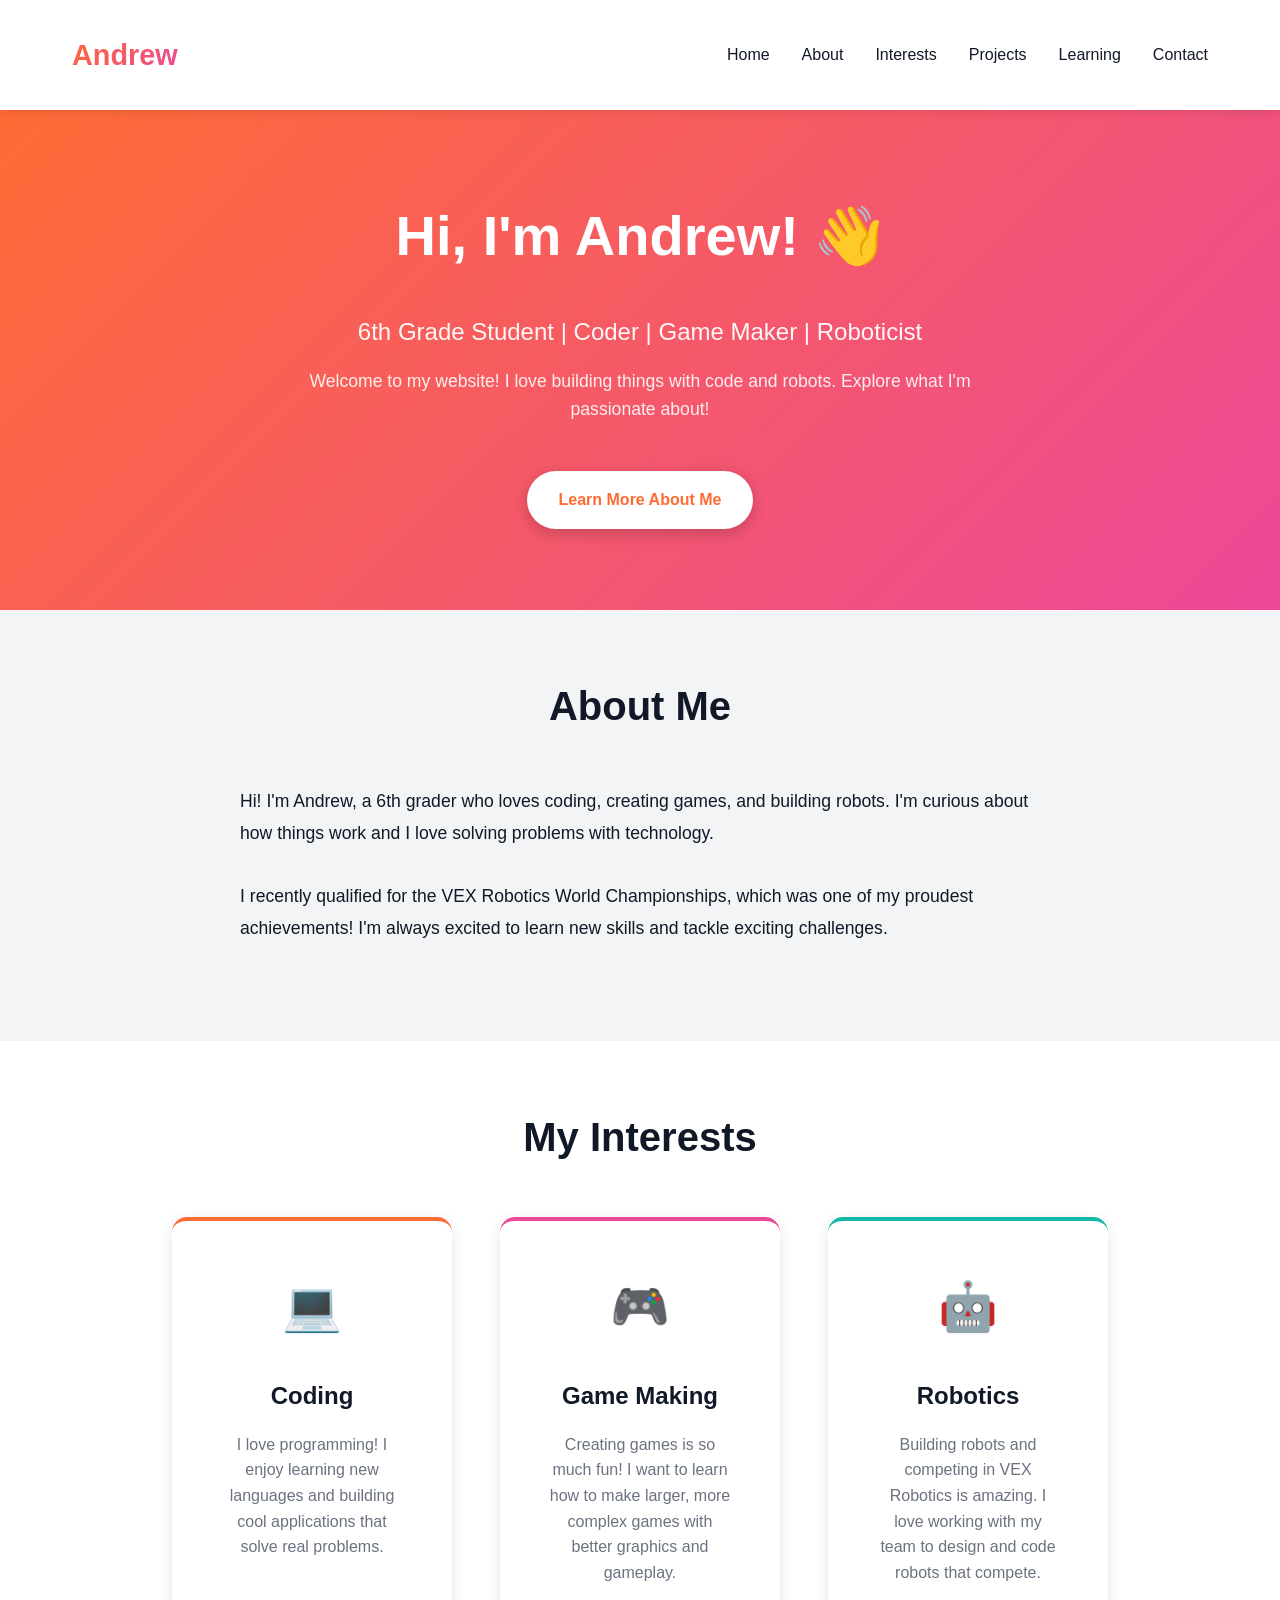
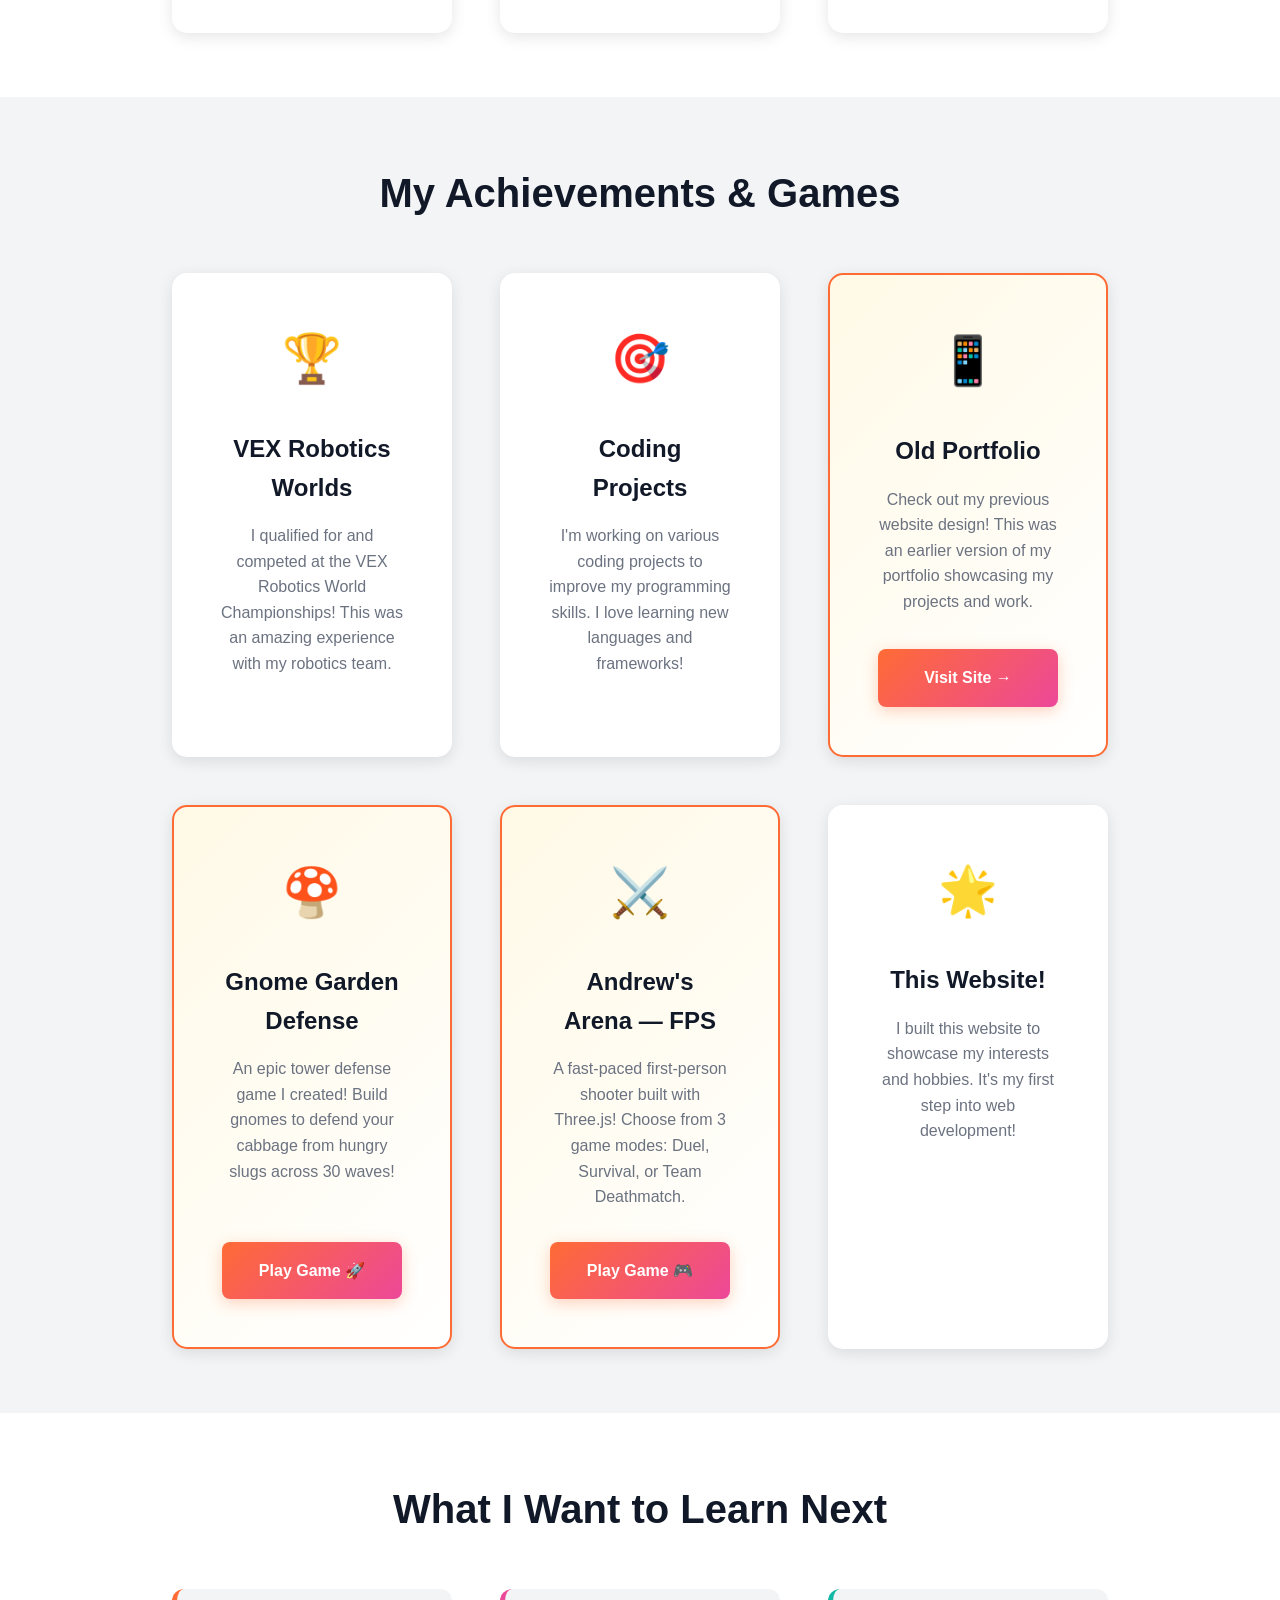
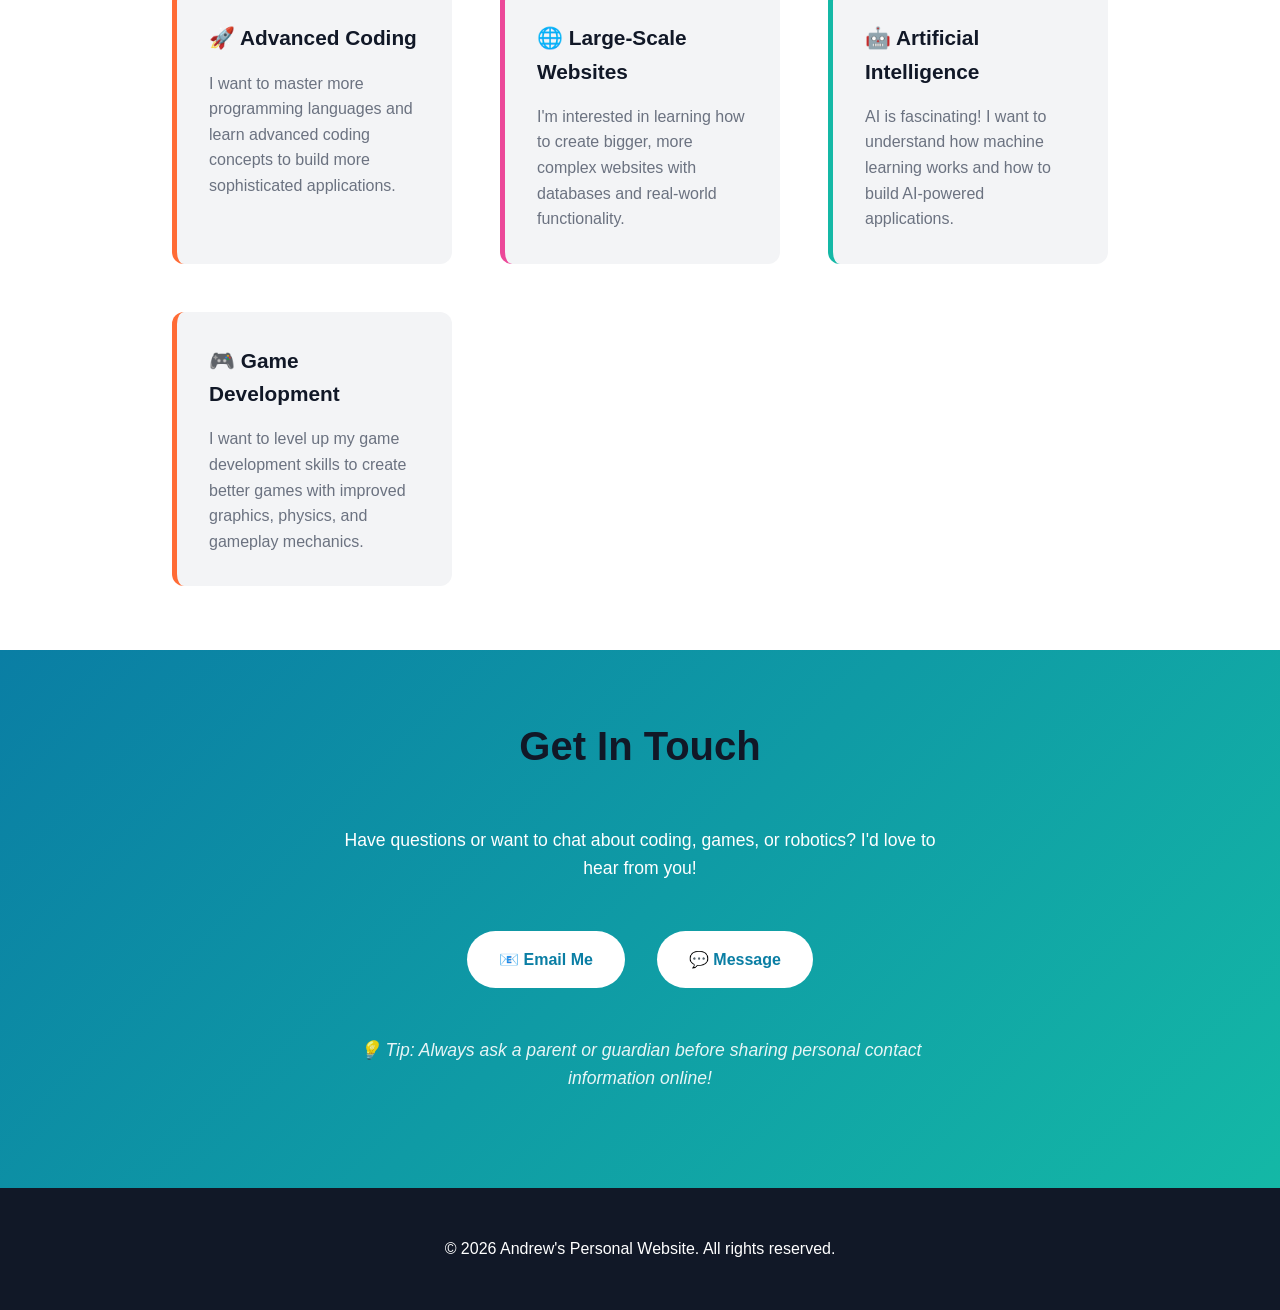
<file: index.html>
<!DOCTYPE html>
<html lang="en">
<head>
    <!-- Meta tags for mobile and character encoding -->
    <meta charset="UTF-8">
    <meta name="viewport" content="width=device-width, initial-scale=1.0">
    <title>Andrew's Personal Website</title>
    <!-- Link to CSS stylesheet -->
    <link rel="stylesheet" href="style.css">
</head>
<body>
    <!-- NAVIGATION BAR -->
    <nav class="navbar">
        <div class="nav-container">
            <h1 class="logo">Andrew</h1>
            <ul class="nav-menu">
                <li><a href="#home">Home</a></li>
                <li><a href="#about">About</a></li>
                <li><a href="#interests">Interests</a></li>
                <li><a href="#projects">Projects</a></li>
                <li><a href="#learning">Learning</a></li>
                <li><a href="#contact">Contact</a></li>
            </ul>
        </div>
    </nav>

    <!-- HERO SECTION - Welcome greeting with intro -->
    <section id="home" class="hero">
        <div class="hero-content">
            <h1 class="hero-title">Hi, I'm Andrew! 👋</h1>
            <p class="hero-subtitle">6th Grade Student | Coder | Game Maker | Roboticist</p>
            <p class="hero-description">Welcome to my website! I love building things with code and robots. Explore what I'm passionate about!</p>
            <a href="#about" class="btn-primary">Learn More About Me</a>
        </div>
    </section>

    <!-- ABOUT ME SECTION -->
    <section id="about" class="about">
        <div class="container">
            <h2 class="section-title">About Me</h2>
            <div class="about-content">
                <p>Hi! I'm Andrew, a 6th grader who loves coding, creating games, and building robots. I'm curious about how things work and I love solving problems with technology.</p>
                <p>I recently qualified for the VEX Robotics World Championships, which was one of my proudest achievements! I'm always excited to learn new skills and tackle exciting challenges.</p>
            </div>
        </div>
    </section>

    <!-- INTERESTS SECTION - What I'm passionate about -->
    <section id="interests" class="interests">
        <div class="container">
            <h2 class="section-title">My Interests</h2>
            <div class="interests-grid">
                <!-- Coding card -->
                <div class="interest-card">
                    <div class="card-icon">💻</div>
                    <h3>Coding</h3>
                    <p>I love programming! I enjoy learning new languages and building cool applications that solve real problems.</p>
                </div>
                <!-- Game Making card -->
                <div class="interest-card">
                    <div class="card-icon">🎮</div>
                    <h3>Game Making</h3>
                    <p>Creating games is so much fun! I want to learn how to make larger, more complex games with better graphics and gameplay.</p>
                </div>
                <!-- Robotics card -->
                <div class="interest-card">
                    <div class="card-icon">🤖</div>
                    <h3>Robotics</h3>
                    <p>Building robots and competing in VEX Robotics is amazing. I love working with my team to design and code robots that compete.</p>
                </div>
            </div>
        </div>
    </section>

    <!-- PROJECTS SECTION - Showcase my work -->
    <section id="projects" class="projects">
        <div class="container">
            <h2 class="section-title">My Achievements & Games</h2>
            <div class="projects-grid">
                <!-- Project card 1 -->
                <div class="project-card">
                    <div class="project-icon">🏆</div>
                    <h3>VEX Robotics Worlds</h3>
                    <p>I qualified for and competed at the VEX Robotics World Championships! This was an amazing experience with my robotics team.</p>
                </div>
                <!-- Project card 2 -->
                <div class="project-card">
                    <div class="project-icon">🎯</div>
                    <h3>Coding Projects</h3>
                    <p>I'm working on various coding projects to improve my programming skills. I love learning new languages and frameworks!</p>
                </div>
                <!-- Project card 3 - Old Website -->
                <div class="project-card game-card">
                    <div class="project-icon">📱</div>
                    <h3>Old Portfolio</h3>
                    <p>Check out my previous website design! This was an earlier version of my portfolio showcasing my projects and work.</p>
                    <a href="https://coderandrew-ai.github.io/Andrew-website/" class="btn-game" target="_blank">Visit Site →</a>
                </div>
                <!-- Project card 4 - GNOME GARDEN DEFENSE -->
                <div class="project-card game-card">
                    <div class="project-icon">🍄</div>
                    <h3>Gnome Garden Defense</h3>
                    <p>An epic tower defense game I created! Build gnomes to defend your cabbage from hungry slugs across 30 waves!</p>
                    <a href="game.html" class="btn-game">Play Game 🚀</a>
                </div>
                <!-- Project card 5 - FPS GAME -->
                <div class="project-card game-card">
                    <div class="project-icon">⚔️</div>
                    <h3>Andrew's Arena — FPS</h3>
                    <p>A fast-paced first-person shooter built with Three.js! Choose from 3 game modes: Duel, Survival, or Team Deathmatch.</p>
                    <a href="arena.html" class="btn-game">Play Game 🎮</a>
                </div>
                <!-- Project card 6 -->
                <div class="project-card">
                    <div class="project-icon">🌟</div>
                    <h3>This Website!</h3>
                    <p>I built this website to showcase my interests and hobbies. It's my first step into web development!</p>
                </div>
            </div>
        </div>
    </section>

    <!-- LEARNING SECTION - What I want to learn next -->
    <section id="learning" class="learning">
        <div class="container">
            <h2 class="section-title">What I Want to Learn Next</h2>
            <div class="learning-content">
                <div class="learning-item">
                    <h3>🚀 Advanced Coding</h3>
                    <p>I want to master more programming languages and learn advanced coding concepts to build more sophisticated applications.</p>
                </div>
                <div class="learning-item">
                    <h3>🌐 Large-Scale Websites</h3>
                    <p>I'm interested in learning how to create bigger, more complex websites with databases and real-world functionality.</p>
                </div>
                <div class="learning-item">
                    <h3>🤖 Artificial Intelligence</h3>
                    <p>AI is fascinating! I want to understand how machine learning works and how to build AI-powered applications.</p>
                </div>
                <div class="learning-item">
                    <h3>🎮 Game Development</h3>
                    <p>I want to level up my game development skills to create better games with improved graphics, physics, and gameplay mechanics.</p>
                </div>
            </div>
        </div>
    </section>

    <!-- CONTACT SECTION - Safe contact information -->
    <section id="contact" class="contact">
        <div class="container">
            <h2 class="section-title">Get In Touch</h2>
            <div class="contact-content">
                <p>Have questions or want to chat about coding, games, or robotics? I'd love to hear from you!</p>
                <div class="contact-links">
                    <!-- Safe contact option 1 -->
                    <a href="mailto:contact@example.com" class="btn-contact">📧 Email Me</a>
                    <!-- Safe contact option 2 -->
                    <a href="#" class="btn-contact">💬 Message</a>
                </div>
                <p class="contact-note">💡 Tip: Always ask a parent or guardian before sharing personal contact information online!</p>
            </div>
        </div>
    </section>

    <!-- FOOTER -->
    <footer class="footer">
        <p>&copy; 2026 Andrew's Personal Website. All rights reserved.</p>
    </footer>

    <!-- Link to JavaScript file -->
    <script src="script.js"></script>
</body>
</html>
</file>
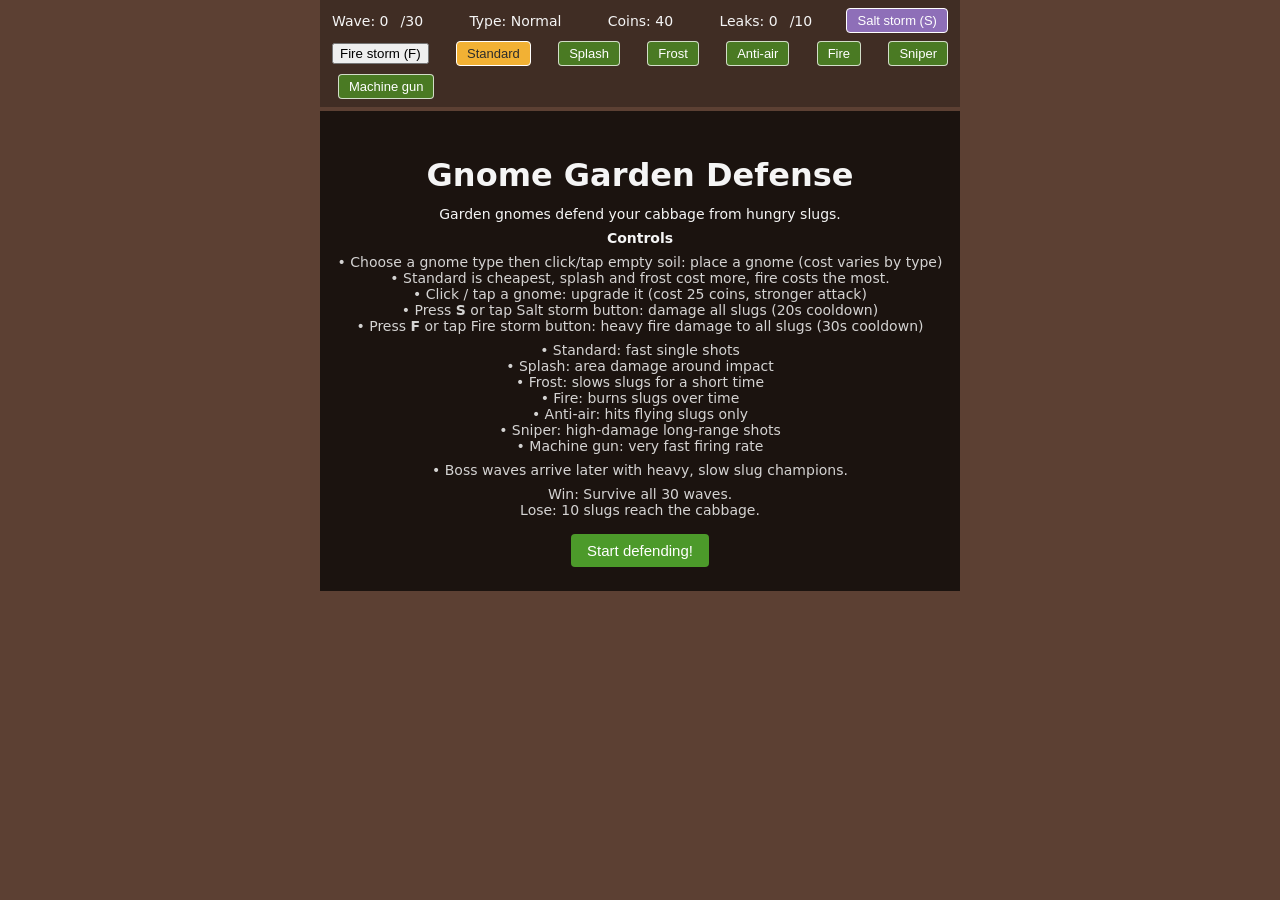
<file: game.html>
<!DOCTYPE html>
<html lang="en">
<head>
<meta charset="UTF-8">
<title>Gnome Garden Defense</title>
<style>
    /* Basic layout */
    body {
        margin: 0;
        font-family: system-ui, sans-serif;
        background: #5C4033; /* soil */
        color: #f5f5f5;
        display: flex;
        flex-direction: column;
        align-items: center;
        justify-content: flex-start;
        height: 100vh;
        user-select: none;
        touch-action: manipulation;
    }

    #hud {
        width: 100%;
        max-width: 640px;
        display: flex;
        justify-content: space-between;
        padding: 8px 12px;
        box-sizing: border-box;
        background: rgba(0,0,0,0.3);
        font-size: 14px;
    }

    #hud span {
        margin-right: 12px;
    }

    #saltButton {
        padding: 4px 10px;
        border-radius: 4px;
        border: 1px solid #fff;
        background: #8E6FB8; /* slug purple */
        color: #fff;
        cursor: pointer;
        font-size: 13px;
    }

    #saltButton.cooldown {
        opacity: 0.4;
        cursor: default;
    }

    #hud {
        align-items: center;
        gap: 8px;
        flex-wrap: wrap;
    }

    .towerTypeButton {
        margin-left: 6px;
        padding: 4px 10px;
        border-radius: 4px;
        border: 1px solid rgba(255,255,255,0.75);
        background: #4A7A23;
        color: #fff;
        cursor: pointer;
        font-size: 13px;
        transition: transform 0.15s ease, background 0.15s ease, border-color 0.15s ease;
    }

    .towerTypeButton:hover {
        transform: translateY(-1px);
        background: #66A125;
    }

    .towerTypeButton.selected {
        background: #F2B134;
        color: #2C2C2C;
        border-color: #fff;
    }

    #saltButton {
        transition: transform 0.15s ease, opacity 0.15s ease;
    }

    #saltButton:hover:not(.cooldown) {
        transform: translateY(-1px);
    }

    #gameContainer {
        position: relative;
        width: 640px;
        max-width: 100vw;
        height: 480px;
        max-height: calc(100vh - 80px);
        margin-top: 4px;
        background: #5C4033;
        overflow: hidden;
    }

    canvas {
        width: 100%;
        height: 100%;
        background: #5C4033;
        display: block;
        touch-action: none;
    }

    .overlay {
        position: absolute;
        inset: 0;
        background: rgba(0,0,0,0.7);
        display: flex;
        flex-direction: column;
        align-items: center;
        justify-content: center;
        text-align: center;
        padding: 16px;
        box-sizing: border-box;
    }

    .overlay h1 {
        margin-bottom: 8px;
    }

    .overlay p {
        margin: 4px 0;
        font-size: 14px;
    }

    .overlay button {
        margin-top: 12px;
        padding: 8px 16px;
        border-radius: 4px;
        border: none;
        background: #4C9A2A; /* leaf green */
        color: #fff;
        font-size: 15px;
        cursor: pointer;
    }

    .small {
        font-size: 12px;
        opacity: 0.85;
    }
</style>
</head>
<body>
<div id="hud">
    <span>Wave: <span id="waveDisplay">0</span>/<span id="maxWaveDisplay">14</span></span>
    <span>Type: <span id="waveTypeDisplay">Normal</span></span>
    <span>Coins: <span id="coinDisplay">0</span></span>
    <span>Leaks: <span id="leakDisplay">0</span>/10</span>
    <button id="saltButton">Salt storm (S)</button>
    <button id="fireButton">Fire storm (F)</button>
    <button id="towerTypeStandard" class="towerTypeButton selected">Standard</button>
    <button id="towerTypeSplash" class="towerTypeButton">Splash</button>
    <button id="towerTypeFrost" class="towerTypeButton">Frost</button>
    <button id="towerTypeAir" class="towerTypeButton">Anti-air</button>
    <button id="towerTypeFire" class="towerTypeButton">Fire</button>
    <button id="towerTypeSniper" class="towerTypeButton">Sniper</button>
    <button id="towerTypeMachine" class="towerTypeButton">Machine gun</button>
</div>
<div id="gameContainer">
    <canvas id="gameCanvas" width="640" height="480"></canvas>

    <!-- Start screen -->
    <div id="startOverlay" class="overlay">
        <h1>Gnome Garden Defense</h1>
        <p>Garden gnomes defend your cabbage from hungry slugs.</p>
        <p><strong>Controls</strong></p>
        <p class="small">
            • Choose a gnome type then click/tap empty soil: place a gnome (cost varies by type)<br>
            • Standard is cheapest, splash and frost cost more, fire costs the most.<br>
            • Click / tap a gnome: upgrade it (cost 25 coins, stronger attack)<br>
            • Press <strong>S</strong> or tap Salt storm button: damage all slugs (20s cooldown)<br>
            • Press <strong>F</strong> or tap Fire storm button: heavy fire damage to all slugs (30s cooldown)
        </p>
        <p class="small">
            • Standard: fast single shots<br>
            • Splash: area damage around impact<br>
            • Frost: slows slugs for a short time<br>
            • Fire: burns slugs over time<br>
            • Anti-air: hits flying slugs only<br>
            • Sniper: high-damage long-range shots<br>
            • Machine gun: very fast firing rate
        </p>
        <p class="small">
            • Boss waves arrive later with heavy, slow slug champions.
        </p>
        <p class="small">
            Win: Survive all 30 waves.<br>
            Lose: 10 slugs reach the cabbage.
        </p>
        <button id="startButton">Start defending!</button>
    </div>

    <!-- Game over screen -->
    <div id="gameOverOverlay" class="overlay" style="display:none;">
        <h1>Game Over</h1>
        <p>The slugs feasted on your cabbage...</p>
        <p class="small">Tip: Place gnomes near corners and upgrade them early.</p>
        <button id="retryButton">Try again</button>
    </div>

    <!-- Win screen -->
    <div id="winOverlay" class="overlay" style="display:none;">
        <h1>You Saved the Patch!</h1>
        <p>The gnomes held the line through all 10 waves.</p>
        <p class="small">Hard mode beaten—nicely defended all 30 waves!</p>
        <button id="winRetryButton">Play again</button>
    </div>
</div>

<script>
/*
    Gnome Garden Defense
    Assumptions:
    - Grid-based path on a 10x7 tile board (64x64px tiles).
    - Towers (gnomes) can be placed only on non-path tiles.
    - HARD difficulty: fast waves, limited starting coins (40),
      slugs gain health and armor over waves.
*/

/**********************
 * Web Audio helpers  *
 **********************/
let audioCtx = null;
function ensureAudio() {
    if (!audioCtx) {
        audioCtx = new (window.AudioContext || window.webkitAudioContext)();
    }
}

// Simple synthesized beep for events
function playBeep(freq, duration, type = 'square', volume = 0.2) {
    ensureAudio();
    const osc = audioCtx.createOscillator();
    const gain = audioCtx.createGain();
    osc.type = type;
    osc.frequency.value = freq;
    gain.gain.value = volume;
    osc.connect(gain);
    gain.connect(audioCtx.destination);
    osc.start();
    osc.stop(audioCtx.currentTime + duration);
}

// Slightly different sound for hits
function playHit() {
    playBeep(220, 0.08, 'sawtooth', 0.25);
}

// Coin sound
function playCoin() {
    playBeep(880, 0.12, 'triangle', 0.25);
}

// Lose sound
function playLose() {
    playBeep(120, 0.6, 'square', 0.3);
}

// Win sound
function playWin() {
    playBeep(660, 0.4, 'triangle', 0.3);
}

/**********************
 * Game state         *
 **********************/
const canvas = document.getElementById('gameCanvas');
const ctx = canvas.getContext('2d');

const TILE_SIZE = 64;
const GRID_COLS = 10;
const GRID_ROWS = 7;

// Path waypoints (tile coordinates) for a longer curved wave
const pathTiles = [
    {x:0,y:3},{x:1,y:3},{x:2,y:3},{x:3,y:3},
    {x:3,y:2},{x:3,y:1},{x:4,y:1},{x:5,y:1},
    {x:5,y:2},{x:5,y:3},{x:6,y:3},{x:7,y:3},
    {x:7,y:4},{x:7,y:5},{x:6,y:5},{x:5,y:5},
    {x:4,y:5},{x:4,y:4},{x:4,y:3},{x:5,y:3},
    {x:6,y:3},{x:7,y:3},{x:8,y:3},{x:9,y:3}
];

let towers = [];
let slugs = [];
let projectiles = [];
let splashEffects = [];

let coins = 40;          // limited starting coins for HARD
let leaks = 0;
let currentWave = 0;
let maxWaves = 30;
let gameRunning = false;
let lastSpawnTime = 0;
let waveInProgress = false;
let nextSlugIndex = 0;
let selectedTowerType = 'standard';

const waveConfigs = [
    {type:'normal', count:6, delay:600},
    {type:'normal', count:8, delay:560},
    {type:'fast', count:10, delay:520},
    {type:'shielded', count:9, delay:620},
    {type:'normal', count:12, delay:500},
    {type:'fast', count:10, delay:480},
    {type:'shielded', count:11, delay:540},
    {type:'normal', count:14, delay:520},
    {type:'fast', count:12, delay:460},
    {type:'shielded', count:13, delay:520},
    {type:'normal', count:15, delay:500},
    {type:'fast', count:14, delay:460},
    {type:'shielded', count:15, delay:520},
    {type:'boss', count:2, delay:1100},
    {type:'fast', count:16, delay:440},
    {type:'shielded', count:16, delay:500},
    {type:'boss', count:3, delay:1200},
    {type:'fast', count:18, delay:420},
    {type:'shielded', count:18, delay:480},
    {type:'boss', count:3, delay:1250},
    {type:'flying', count:8, delay:780},
    {type:'boss', count:2, delay:1400},
    {type:'boss', count:1, delay:1600},
    {type:'fast', count:22, delay:420},
    {type:'shielded', count:20, delay:460},
    {type:'boss', count:3, delay:1250},
    {type:'flying', count:10, delay:760},
    {type:'fast', count:24, delay:400},
    {type:'shielded', count:22, delay:450},
    {type:'boss', count:4, delay:1300},
    {type:'boss', count:2, delay:1500},
    {type:'boss', count:1, delay:1800},
    {type:'normal', count:20, delay:380},
    {type:'fast', count:18, delay:380},
    {type:'shielded', count:20, delay:440},
    {type:'flying', count:12, delay:720},
    {type:'boss', count:4, delay:1350},
    {type:'fast', count:22, delay:360},
    {type:'shielded', count:24, delay:420},
    {type:'flying', count:14, delay:700},
    {type:'boss', count:4, delay:1320},
    {type:'boss', count:2, delay:1700}
];


// Salt storm special
let saltReady = true;
let saltCooldown = 20000; // 20 seconds
let lastSaltTime = 0;
let saltEffect = {
    active: false,
    start: 0,
    duration: 700,
    particles: []
};

let fireReady = true;
let fireCooldown = 30000; // 30 seconds
let lastFireTime = 0;
let fireEffect = {
    active: false,
    start: 0,
    duration: 1100,
    particles: []
};

// Time tracking
let lastFrameTime = performance.now();

/**********************
 * UI elements        *
 **********************/
const waveDisplay = document.getElementById('waveDisplay');
const coinDisplay = document.getElementById('coinDisplay');
const leakDisplay = document.getElementById('leakDisplay');
const saltButton = document.getElementById('saltButton');
const fireButton = document.getElementById('fireButton');

const startOverlay = document.getElementById('startOverlay');
const gameOverOverlay = document.getElementById('gameOverOverlay');
const winOverlay = document.getElementById('winOverlay');
const startButton = document.getElementById('startButton');
const retryButton = document.getElementById('retryButton');
const winRetryButton = document.getElementById('winRetryButton');
const towerTypeStandard = document.getElementById('towerTypeStandard');
const towerTypeSplash = document.getElementById('towerTypeSplash');
const towerTypeFrost = document.getElementById('towerTypeFrost');
const towerTypeAir = document.getElementById('towerTypeAir');
const towerTypeFire = document.getElementById('towerTypeFire');
const towerTypeSniper = document.getElementById('towerTypeSniper');
const towerTypeMachine = document.getElementById('towerTypeMachine');
const waveTypeDisplay = document.getElementById('waveTypeDisplay');
const maxWaveDisplay = document.getElementById('maxWaveDisplay');

/**********************
 * Utility helpers    *
 **********************/
function tileFromPixel(px, py) {
    const rect = canvas.getBoundingClientRect();
    const x = px - rect.left;
    const y = py - rect.top;
    const col = Math.floor(x / (rect.width / GRID_COLS));
    const row = Math.floor(y / (rect.height / GRID_ROWS));
    return {col, row};
}

function isPathTile(col, row) {
    return pathTiles.some(t => t.x === col && t.y === row);
}

function findTowerAt(col, row) {
    return towers.find(t => t.col === col && t.row === row);
}

/**********************
 * Tower definition   *
 **********************/
function getTowerCost(type) {
    if (type === 'standard') return 15;
    if (type === 'splash') return 22;
    if (type === 'frost') return 22;
    if (type === 'fire') return 24;
    if (type === 'air') return 26;
    if (type === 'sniper') return 32;
    if (type === 'machine') return 28;
    return 20;
}

function createTower(col, row) {
    const type = selectedTowerType;
    const base = {
        col,
        row,
        level: 1,
        type,
        lastShot: 0
    };
    if (type === 'splash') {
        return {...base, range: 2.0, fireRate: 1.0, damage: 10, splashRadius: 1.5};
    }
    if (type === 'frost') {
        return {...base, range: 2.4, fireRate: 1.2, damage: 8, slowAmount: 0.5};
    }
    if (type === 'fire') {
        return {...base, range: 2.1, fireRate: 0.85, damage: 12, burnDamage: 4, burnDuration: 1000, burnRate: 4};
    }
    if (type === 'air') {
        return {...base, range: 2.6, fireRate: 1.0, damage: 14, antiAir: true};
    }
    if (type === 'sniper') {
        return {...base, range: 3.4, fireRate: 1.4, damage: 42, precision: true, canTargetFlying: true};
    }
    if (type === 'machine') {
        return {...base, range: 2.0, fireRate: 0.25, damage: 7, burst: true};
    }
    return {...base, range: 2.4, fireRate: 0.7, damage: 14};
}

function upgradeTower(tower) {
    if (tower.type === 'splash') {
        if (tower.level === 1) {
            tower.level = 2;
            tower.range = 2.4;
            tower.damage = 14;
            tower.fireRate = 0.9;
            tower.splashRadius = 1.8;
        } else if (tower.level === 2) {
            tower.level = 3;
            tower.range = 2.8;
            tower.damage = 18;
            tower.fireRate = 0.8;
            tower.splashRadius = 2.1;
        }
    } else if (tower.type === 'frost') {
        if (tower.level === 1) {
            tower.level = 2;
            tower.range = 2.6;
            tower.damage = 10;
            tower.fireRate = 1.1;
            tower.slowAmount = 0.55;
        } else if (tower.level === 2) {
            tower.level = 3;
            tower.range = 3.0;
            tower.damage = 12;
            tower.fireRate = 1.0;
            tower.slowAmount = 0.6;
        }
    } else if (tower.type === 'fire') {
        if (tower.level === 1) {
            tower.level = 2;
            tower.range = 2.4;
            tower.damage = 15;
            tower.fireRate = 0.75;
            tower.burnDamage = 5;
            tower.burnDuration = 1300;
            tower.burnRate = 5 / 1.3;
        } else if (tower.level === 2) {
            tower.level = 3;
            tower.range = 2.8;
            tower.damage = 20;
            tower.fireRate = 0.65;
            tower.burnDamage = 7;
            tower.burnDuration = 1500;
            tower.burnRate = 7 / 1.5;
        }
    } else if (tower.type === 'air') {
        if (tower.level === 1) {
            tower.level = 2;
            tower.range = 2.8;
            tower.damage = 18;
            tower.fireRate = 0.9;
        } else if (tower.level === 2) {
            tower.level = 3;
            tower.range = 3.2;
            tower.damage = 24;
            tower.fireRate = 0.8;
        }
    } else if (tower.type === 'sniper') {
        if (tower.level === 1) {
            tower.level = 2;
            tower.range = 3.8;
            tower.damage = 52;
            tower.fireRate = 1.2;
        } else if (tower.level === 2) {
            tower.level = 3;
            tower.range = 4.2;
            tower.damage = 64;
            tower.fireRate = 1.0;
        }
    } else if (tower.type === 'machine') {
        if (tower.level === 1) {
            tower.level = 2;
            tower.range = 2.2;
            tower.damage = 8;
            tower.fireRate = 0.2;
        } else if (tower.level === 2) {
            tower.level = 3;
            tower.range = 2.4;
            tower.damage = 9;
            tower.fireRate = 0.18;
        }
    } else {
        if (tower.level === 1) {
            tower.level = 2;
            tower.range = 2.8;
            tower.damage = 22;
            tower.fireRate = 0.55;
        } else if (tower.level === 2) {
            tower.level = 3;
            tower.range = 3.3;
            tower.damage = 32;
            tower.fireRate = 0.45;
        }
    }
}

/**********************
 * Slug definition    *
 **********************/
function createSlugForWave(wave) {
    const config = waveConfigs[wave - 1] || {type:'normal', count:10, delay:600};
    let baseHp = 35 + wave * 14;
    let armor = Math.max(0, wave - 4);
    let speed = 32 + wave * 3;
    let color = '#537C2A';

    if (config.type === 'fast') {
        baseHp = Math.max(35, 28 + wave * 10);
        speed = 68 + wave * 4;
        color = '#A26534';
    } else if (config.type === 'shielded') {
        baseHp = 50 + wave * 16;
        armor += 2;
        speed = 30 + wave * 2;
        color = '#4F6E8D';
    } else if (config.type === 'boss') {
        baseHp = 240 + wave * 44;
        armor += 5;
        speed = 24;
        color = '#8A2F4B';
    } else if (config.type === 'flying') {
        baseHp = 30 + wave * 12;
        armor = Math.max(0, wave - 2);
        speed = 78 + wave * 3;
        color = '#D38C0E';
    }

    return {
        x: pathTiles[0].x * TILE_SIZE + TILE_SIZE/2,
        y: pathTiles[0].y * TILE_SIZE + TILE_SIZE/2,
        pathIndex: 0,
        hp: baseHp,
        maxHp: baseHp,
        armor: armor,
        speed: speed,
        type: config.type,
        color: color,
        isBoss: config.type === 'boss',
        alive: true,
        slowed: 1,
        frozenUntil: 0,
        burnUntil: 0,
        burnRate: 0,
        flying: config.type === 'flying',
        flyOffset: config.type === 'flying' ? 8 : 0
    };
}

/**********************
 * Projectiles        *
 **********************/
function createProjectile(fromTower, targetSlug) {
    return {
        x: (fromTower.col + 0.5) * TILE_SIZE,
        y: (fromTower.row + 0.5) * TILE_SIZE,
        target: targetSlug,
        speed: 260, // pixels per second
        damage: fromTower.damage,
        fromTower
    };
}

/**********************
 * Waves              *
 **********************/
function startNextWave() {
    currentWave++;
    waveDisplay.textContent = currentWave;
    waveInProgress = true;
    nextSlugIndex = 0;
    lastSpawnTime = performance.now();
}

// Number of slugs per wave (HARD)
function slugsInWave(wave) {
    const config = waveConfigs[wave - 1];
    return config ? config.count : 5 + wave * 2;
}

/**********************
 * Salt storm         *
 **********************/
function triggerSaltStorm() {
    if (!saltReady || !gameRunning) return;
    saltReady = false;
    lastSaltTime = performance.now();
    saltEffect.active = true;
    saltEffect.start = lastSaltTime;
    saltEffect.particles = [];
    saltButton.classList.add('cooldown');

    for (let i = 0; i < 80; i++) {
        const angle = Math.random() * Math.PI * 2;
        saltEffect.particles.push({
            x: Math.random() * canvas.width,
            y: Math.random() * canvas.height,
            vx: Math.cos(angle) * (80 + Math.random() * 120),
            vy: Math.sin(angle) * (80 + Math.random() * 120),
            alpha: 1,
            radius: 1 + Math.random() * 2
        });
    }

    // Damage all slugs on screen and apply slow
    slugs.forEach(s => {
        if (s.alive) {
            s.hp -= 35;
            s.slowed = Math.min(1, (s.slowed !== undefined ? s.slowed : 1) - 0.45);
            playHit();
            if (s.hp <= 0) {
                s.alive = false;
                coins += 4;
                coinDisplay.textContent = coins;
                playCoin();
            }
        }
    });
}

/**********************
 * Input handling     *
 **********************/
function handlePointerDown(ev) {
    ev.preventDefault();
    const isTouch = ev.type === 'touchstart';
    const point = isTouch ? ev.touches[0] : ev;
    const tile = tileFromPixel(point.clientX, point.clientY);

    if (!gameRunning) return;

    // Ignore clicks outside grid
    if (tile.col < 0 || tile.col >= GRID_COLS || tile.row < 0 || tile.row >= GRID_ROWS) return;

    const existing = findTowerAt(tile.col, tile.row);

    if (existing) {
        // Upgrade tower if possible
        if (existing.level < 3 && coins >= 25) {
            coins -= 25;
            coinDisplay.textContent = coins;
            upgradeTower(existing);
            playBeep(520, 0.12, 'triangle', 0.25);
        }
    } else {
        // Place tower only on non-path tiles
        const cost = getTowerCost(selectedTowerType);
        if (!isPathTile(tile.col, tile.row) && coins >= cost) {
            coins -= cost;
            coinDisplay.textContent = coins;
            towers.push(createTower(tile.col, tile.row));
            playBeep(360, 0.1, 'square', 0.25);
        }
    }
}

canvas.addEventListener('mousedown', handlePointerDown);
canvas.addEventListener('touchstart', handlePointerDown, {passive:false});
saltButton.addEventListener('click', triggerSaltStorm);
fireButton.addEventListener('click', triggerFireStorm);
towerTypeStandard.addEventListener('click', () => selectTowerType('standard'));
towerTypeSplash.addEventListener('click', () => selectTowerType('splash'));
towerTypeFrost.addEventListener('click', () => selectTowerType('frost'));
towerTypeAir.addEventListener('click', () => selectTowerType('air'));
towerTypeFire.addEventListener('click', () => selectTowerType('fire'));
towerTypeSniper.addEventListener('click', () => selectTowerType('sniper'));
towerTypeMachine.addEventListener('click', () => selectTowerType('machine'));

document.addEventListener('keydown', (ev) => {
    if (ev.key === 's' || ev.key === 'S') {
        triggerSaltStorm();
    }
    if (ev.key === 'f' || ev.key === 'F') {
        triggerFireStorm();
    }
});

function selectTowerType(type) {
    selectedTowerType = type;
    towerTypeStandard.classList.toggle('selected', type === 'standard');
    towerTypeSplash.classList.toggle('selected', type === 'splash');
    towerTypeFrost.classList.toggle('selected', type === 'frost');
    towerTypeAir.classList.toggle('selected', type === 'air');
    towerTypeFire.classList.toggle('selected', type === 'fire');
    towerTypeSniper.classList.toggle('selected', type === 'sniper');
    towerTypeMachine.classList.toggle('selected', type === 'machine');
}

function updateDisplays() {
    waveDisplay.textContent = currentWave;
    maxWaveDisplay.textContent = maxWaves;
    coinDisplay.textContent = coins;
    leakDisplay.textContent = leaks;
    const config = waveConfigs[currentWave - 1] || {type:'normal'};
    waveTypeDisplay.textContent = config.type === 'boss' ? 'Boss' : config.type.charAt(0).toUpperCase() + config.type.slice(1);
    if (saltReady) {
        saltButton.classList.remove('cooldown');
        saltButton.textContent = 'Salt storm (S)';
    } else {
        saltButton.textContent = 'Salt storm (S)';
    }
    if (fireReady) {
        fireButton.classList.remove('cooldown');
        fireButton.textContent = 'Fire storm (F)';
    } else {
        fireButton.textContent = 'Fire storm (F)';
    }
}

function triggerFireStorm() {
    if (!fireReady || !gameRunning) return;
    fireReady = false;
    lastFireTime = performance.now();
    fireEffect.active = true;
    fireEffect.start = lastFireTime;
    fireEffect.particles = [];
    fireButton.classList.add('cooldown');

    for (let i = 0; i < 120; i++) {
        const angle = Math.random() * Math.PI * 2;
        fireEffect.particles.push({
            x: Math.random() * canvas.width,
            y: Math.random() * canvas.height,
            vx: Math.cos(angle) * (120 + Math.random() * 140),
            vy: Math.sin(angle) * (120 + Math.random() * 140),
            alpha: 1,
            radius: 2 + Math.random() * 3
        });
    }

    slugs.forEach(s => {
        if (s.alive) {
            s.hp -= 55;
            s.burnUntil = Math.max(s.burnUntil || 0, performance.now() + 1600);
            s.burnRate = Math.max(s.burnRate || 0, 16 / 1.6);
            playHit();
            if (s.hp <= 0) {
                s.alive = false;
                coins += 4;
                coinDisplay.textContent = coins;
                playCoin();
            }
        }
    });
}

function updateFireCooldown(now) {
    if (!fireReady && now - lastFireTime >= fireCooldown) {
        fireReady = true;
        fireButton.classList.remove('cooldown');
    }
}

function resetGame() {
    towers = [];
    slugs = [];
    projectiles = [];
    coins = 40;
    leaks = 0;
    currentWave = 0;
    gameRunning = false;
    waveInProgress = false;
    nextSlugIndex = 0;
    saltReady = true;
    lastSaltTime = 0;
    lastSpawnTime = 0;
    lastFrameTime = performance.now();
    startOverlay.style.display = 'flex';
    gameOverOverlay.style.display = 'none';
    winOverlay.style.display = 'none';
    updateDisplays();
}

function startGame() {
    startOverlay.style.display = 'none';
    gameOverOverlay.style.display = 'none';
    winOverlay.style.display = 'none';
    coins = 40;
    leaks = 0;
    currentWave = 0;
    slugs = [];
    towers = [];
    projectiles = [];
    gameRunning = true;
    waveInProgress = false;
    nextSlugIndex = 0;
    saltReady = true;
    lastSaltTime = 0;
    lastSpawnTime = 0;
    lastFrameTime = performance.now();
    updateDisplays();
    startNextWave();
    requestAnimationFrame(gameLoop);
}

function showGameOver() {
    gameRunning = false;
    gameOverOverlay.style.display = 'flex';
    winOverlay.style.display = 'none';
    startOverlay.style.display = 'none';
    playLose();
}

function showWin() {
    gameRunning = false;
    winOverlay.style.display = 'flex';
    gameOverOverlay.style.display = 'none';
    startOverlay.style.display = 'none';
    playWin();
}

function updateSaltCooldown(now) {
    if (!saltReady && now - lastSaltTime >= saltCooldown) {
        saltReady = true;
        saltButton.classList.remove('cooldown');
    }
}

function update(dt) {
    if (!gameRunning) return;
    const now = performance.now();

    if (waveInProgress) {
        const config = waveConfigs[currentWave - 1] || {count:10, delay:600};
        const total = config.count;
        if (nextSlugIndex < total && now - lastSpawnTime >= config.delay) {
            slugs.push(createSlugForWave(currentWave));
            nextSlugIndex++;
            lastSpawnTime = now;
        }
    }

    slugs.forEach(slug => {
        if (!slug.alive) return;
        const targetIndex = Math.min(slug.pathIndex + 1, pathTiles.length - 1);
        const targetTile = pathTiles[targetIndex];
        const targetX = targetTile.x * TILE_SIZE + TILE_SIZE / 2;
        const targetY = targetTile.y * TILE_SIZE + TILE_SIZE / 2;
        const dx = targetX - slug.x;
        const dy = targetY - slug.y;
        const dist = Math.hypot(dx, dy);
        if (dist < 1) {
            slug.pathIndex = targetIndex;
            if (slug.pathIndex >= pathTiles.length - 1) {
                slug.alive = false;
                leaks += 1;
                updateDisplays();
                return;
            }
        } else {
            const isFrozen = slug.frozenUntil > now;
            if (slug.burnUntil > now) {
                slug.hp -= slug.burnRate * dt / 1000;
            }
            const move = (slug.speed * dt) / 1000;
            const slowFactor = isFrozen ? 0.22 : (slug.slowed !== undefined ? Math.max(0.3, slug.slowed) : 1);
            slug.x += (dx / dist) * Math.min(move * slowFactor, dist);
            slug.y += (dy / dist) * Math.min(move * slowFactor, dist);
            if (!isFrozen) {
                slug.slowed = Math.min(1, slug.slowed + dt * 0.2);
            }
            slug.isFrozen = isFrozen;
        }
    });

    towers.forEach(tower => {
        tower.lastShot = tower.lastShot || 0;
        if (now - tower.lastShot < tower.fireRate * 1000) return;
        const towerX = (tower.col + 0.5) * TILE_SIZE;
        const towerY = (tower.row + 0.5) * TILE_SIZE;
        const targetSlug = slugs
            .filter(s => s.alive && ((tower.type === 'air') ? s.flying : (tower.type === 'sniper') ? true : !s.flying))
            .find(s => {
                const dx = s.x - towerX;
                const dy = s.y - towerY;
                return Math.hypot(dx, dy) <= tower.range * TILE_SIZE;
            });
        if (targetSlug) {
            projectiles.push(createProjectile(tower, targetSlug));
            if (tower.type === 'frost') {
                targetSlug.slowed = Math.max(0.22, Math.min(1, targetSlug.slowed - tower.slowAmount));
            }
            tower.lastShot = now;
        }
    });

    projectiles.forEach((proj, index) => {
        if (!proj.target || !proj.target.alive) {
            projectiles.splice(index, 1);
            return;
        }
        const dx = proj.target.x - proj.x;
        const dy = proj.target.y - proj.y;
        const dist = Math.hypot(dx, dy);
        const step = (proj.speed * dt) / 1000;
        if (dist <= step) {
            const target = proj.target;
            target.hp -= proj.damage;
            if (proj.fromTower.type === 'splash') {
                slugs.forEach(other => {
                    if (!other.alive || other === target) return;
                    const dx2 = other.x - target.x;
                    const dy2 = other.y - target.y;
                    if (Math.hypot(dx2, dy2) <= proj.fromTower.splashRadius * TILE_SIZE) {
                        other.hp -= Math.round(proj.damage * 0.6);
                    }
                });
                splashEffects.push({
                    x: target.x,
                    y: target.y,
                    radius: proj.fromTower.splashRadius * TILE_SIZE,
                    alpha: 1,
                    maxRadius: proj.fromTower.splashRadius * TILE_SIZE + 22
                });
            }
            if (proj.fromTower.type === 'frost') {
                target.frozenUntil = Math.max(target.frozenUntil || 0, now + 1200);
                target.slowed = 0.22;
            }
            if (proj.fromTower.type === 'fire') {
                target.burnUntil = Math.max(target.burnUntil || 0, now + proj.fromTower.burnDuration);
                target.burnRate = proj.fromTower.burnRate || (proj.fromTower.burnDamage / (proj.fromTower.burnDuration / 1000));
            }
            if (target.hp <= 0) {
                target.alive = false;
                coins += 4;
                playCoin();
            } else {
                playHit();
            }
            projectiles.splice(index, 1);
        } else {
            proj.x += (dx / dist) * step;
            proj.y += (dy / dist) * step;
        }
    });

    if (leaks >= 10) {
        showGameOver();
    }

    if (saltEffect.active) {
        const elapsed = now - saltEffect.start;
        saltEffect.particles.forEach(p => {
            p.x += p.vx * dt / 1000;
            p.y += p.vy * dt / 1000;
            p.alpha = Math.max(0, 1 - elapsed / saltEffect.duration - (Math.abs(p.x - canvas.width/2) + Math.abs(p.y - canvas.height/2)) / 1200);
        });
        if (elapsed >= saltEffect.duration) {
            saltEffect.active = false;
        }
    }

    if (fireEffect.active) {
        const elapsed = now - fireEffect.start;
        fireEffect.particles.forEach(p => {
            p.x += p.vx * dt / 1000;
            p.y += p.vy * dt / 1000;
            p.alpha = Math.max(0, 1 - elapsed / fireEffect.duration - (Math.abs(p.x - canvas.width/2) + Math.abs(p.y - canvas.height/2)) / 1400);
        });
        if (elapsed >= fireEffect.duration) {
            fireEffect.active = false;
        }
    }

    splashEffects.forEach((effect, index) => {
        effect.radius += dt * 0.04;
        effect.alpha -= dt / 500;
        if (effect.alpha <= 0) {
            splashEffects.splice(index, 1);
        }
    });

    if (waveInProgress) {
        const total = slugsInWave(currentWave);
        const activeSlugs = slugs.some(s => s.alive);
        if (nextSlugIndex >= total && !activeSlugs) {
            waveInProgress = false;
            if (currentWave >= maxWaves) {
                showWin();
            } else {
                setTimeout(() => {
                    if (gameRunning) startNextWave();
                }, 900);
            }
        }
    }

    updateSaltCooldown(now);
    updateFireCooldown(now);
    updateDisplays();
}

function draw() {
    const now = performance.now();
    ctx.clearRect(0, 0, canvas.width, canvas.height);

    // draw soil and grass tiles
    const grassGradient = ctx.createLinearGradient(0, 0, 0, canvas.height);
    grassGradient.addColorStop(0, '#5F8A3D');
    grassGradient.addColorStop(1, '#42672A');
    ctx.fillStyle = grassGradient;
    ctx.fillRect(0, 0, canvas.width, canvas.height);

    for (let row = 0; row < GRID_ROWS; row++) {
        for (let col = 0; col < GRID_COLS; col++) {
            if (isPathTile(col, row)) {
                ctx.fillStyle = '#9C7A56';
            } else {
                ctx.fillStyle = ((row + col) % 2 === 0) ? '#6E9048' : '#739F50';
            }
            ctx.fillRect(col * TILE_SIZE, row * TILE_SIZE, TILE_SIZE, TILE_SIZE);
            ctx.strokeStyle = 'rgba(74,90,46,0.5)';
            ctx.strokeRect(col * TILE_SIZE, row * TILE_SIZE, TILE_SIZE, TILE_SIZE);
        }
    }

    // decorative stones and flowers beside the path
    const gardenSpots = [
        {x:0.9, y:1.4}, {x:2.2, y:4.6}, {x:4.1, y:0.9}, {x:7.8, y:2.2}, {x:8.6, y:5.4}
    ];
    gardenSpots.forEach(spot => {
        const gx = spot.x * TILE_SIZE;
        const gy = spot.y * TILE_SIZE;
        ctx.fillStyle = '#58483E';
        ctx.beginPath();
        ctx.ellipse(gx, gy, 4, 6, 0, 0, Math.PI * 2);
        ctx.fill();
        ctx.fillStyle = '#7AC17E';
        ctx.beginPath();
        ctx.arc(gx + 6, gy - 3, 3, 0, Math.PI * 2);
        ctx.arc(gx - 5, gy + 4, 2.8, 0, Math.PI * 2);
        ctx.fill();
        ctx.fillStyle = '#F6DF3D';
        ctx.beginPath();
        ctx.arc(gx - 6, gy - 4, 2, 0, Math.PI * 2);
        ctx.arc(gx + 4, gy + 5, 2.2, 0, Math.PI * 2);
        ctx.fill();
    });


    // draw path texture
    ctx.beginPath();
    pathTiles.forEach((tile, index) => {
        const x = tile.x * TILE_SIZE + TILE_SIZE/2;
        const y = tile.y * TILE_SIZE + TILE_SIZE/2;
        if (index === 0) ctx.moveTo(x, y);
        else ctx.lineTo(x, y);
    });
    ctx.lineWidth = 16;
    ctx.strokeStyle = '#8E6D48';
    ctx.stroke();

    ctx.lineWidth = 6;
    ctx.strokeStyle = '#C6A472';
    ctx.beginPath();
    pathTiles.forEach((tile, index) => {
        const x = tile.x * TILE_SIZE + TILE_SIZE/2;
        const y = tile.y * TILE_SIZE + TILE_SIZE/2;
        if (index === 0) ctx.moveTo(x, y);
        else ctx.lineTo(x, y);
    });
    ctx.stroke();

    pathTiles.forEach(tile => {
        ctx.fillStyle = '#7A5F3F';
        ctx.fillRect(tile.x * TILE_SIZE + 12, tile.y * TILE_SIZE + 12, TILE_SIZE - 24, TILE_SIZE - 24);
    });

    // cabbage guard at end
    const endTile = pathTiles[pathTiles.length - 1];
    const cabbageX = endTile.x * TILE_SIZE + TILE_SIZE / 2;
    const cabbageY = endTile.y * TILE_SIZE + TILE_SIZE / 2;
    ctx.fillStyle = '#346228';
    ctx.beginPath();
    ctx.arc(cabbageX + 12, cabbageY, 20, 0, Math.PI * 2);
    ctx.fill();
    ctx.fillStyle = '#4BA033';
    ctx.beginPath();
    ctx.arc(cabbageX + 14, cabbageY - 4, 16, 0, Math.PI * 2);
    ctx.fill();
    ctx.fillStyle = '#7BC159';
    ctx.beginPath();
    ctx.moveTo(cabbageX + 4, cabbageY - 6);
    ctx.quadraticCurveTo(cabbageX + 10, cabbageY - 20, cabbageX + 18, cabbageY - 6);
    ctx.quadraticCurveTo(cabbageX + 10, cabbageY - 14, cabbageX + 4, cabbageY - 6);
    ctx.fill();

    // draw towers
    towers.forEach(tower => {
        const x = tower.col * TILE_SIZE + TILE_SIZE / 2;
        const y = tower.row * TILE_SIZE + TILE_SIZE / 2;
        const bodyHeight = 22;
        const bodyWidth = 20;
        const type = tower.type;

        let bodyColor = '#A15F30';
        let sleeveColor = '#8E4C20';
        let hatColor = '#8C1E47';
        let trimColor = '#631538';
        let faceColor = '#F3D6B6';
        let beardColor = '#F0E7D1';

        if (type === 'splash') {
            bodyColor = '#547B4E';
            sleeveColor = '#3E5D35';
            hatColor = '#B47624';
            trimColor = '#7D531B';
            beardColor = '#E8D4B2';
        } else if (type === 'frost') {
            bodyColor = '#5C8EA8';
            sleeveColor = '#3D6B82';
            hatColor = '#75B5D1';
            trimColor = '#4A8AA8';
            faceColor = '#E9F2F8';
            beardColor = '#E6F2FB';
        } else if (type === 'fire') {
            bodyColor = '#B0411E';
            sleeveColor = '#9A2E16';
            hatColor = '#D96E3E';
            trimColor = '#7D2B16';
            faceColor = '#F6D0B2';
            beardColor = '#F8E3D6';
        } else if (type === 'air') {
            bodyColor = '#5C7DB0';
            sleeveColor = '#3A5F8E';
            hatColor = '#8AB4F1';
            trimColor = '#4F7CC6';
            faceColor = '#F3D6B6';
            beardColor = '#EDE8E3';
        } else if (type === 'sniper') {
            bodyColor = '#3D5C1C';
            sleeveColor = '#2E4414';
            hatColor = '#1F2F16';
            trimColor = '#A6C475';
            faceColor = '#EDD5B0';
            beardColor = '#CBB194';
        } else if (type === 'machine') {
            bodyColor = '#6A5C41';
            sleeveColor = '#473A2D';
            hatColor = '#2F2A23';
            trimColor = '#E0C28A';
            faceColor = '#F3D6B6';
            beardColor = '#D9C7A8';
        }

        // draw basic tower body and head
        ctx.fillStyle = bodyColor;
        ctx.fillRect(x - bodyWidth / 2, y - bodyHeight / 2, bodyWidth, bodyHeight);
        ctx.fillStyle = sleeveColor;
        ctx.fillRect(x - bodyWidth / 2, y - bodyHeight / 2 + 4, bodyWidth, 8);

        ctx.fillStyle = faceColor;
        ctx.beginPath();
        ctx.arc(x, y - 8, 8, 0, Math.PI * 2);
        ctx.fill();

        ctx.fillStyle = beardColor;
        ctx.beginPath();
        ctx.moveTo(x - 6, y - 2);
        ctx.quadraticCurveTo(x, y + 12, x + 6, y - 2);
        ctx.lineTo(x + 6, y + 8);
        ctx.quadraticCurveTo(x, y + 22, x - 6, y + 8);
        ctx.closePath();
        ctx.fill();

        ctx.fillStyle = hatColor;
        ctx.beginPath();
        ctx.moveTo(x - 12, y - 18);
        ctx.quadraticCurveTo(x, y - 38, x + 12, y - 18);
        ctx.lineTo(x + 10, y - 20);
        ctx.quadraticCurveTo(x, y - 34, x - 10, y - 20);
        ctx.closePath();
        ctx.fill();
        ctx.fillStyle = trimColor;
        ctx.fillRect(x - 12, y - 20, 24, 6);

        if (type === 'frost') {
            ctx.strokeStyle = '#D9F2FF';
            ctx.lineWidth = 2;
            ctx.beginPath();
            ctx.moveTo(x - 4, y - 24);
            ctx.lineTo(x - 8, y - 34);
            ctx.moveTo(x + 4, y - 24);
            ctx.lineTo(x + 8, y - 34);
            ctx.moveTo(x - 14, y - 18);
            ctx.lineTo(x - 18, y - 22);
            ctx.stroke();
        } else if (type === 'fire') {
            ctx.strokeStyle = '#FFB97C';
            ctx.lineWidth = 2;
            ctx.beginPath();
            ctx.moveTo(x - 10, y - 34);
            ctx.quadraticCurveTo(x - 6, y - 46, x - 2, y - 38);
            ctx.quadraticCurveTo(x + 2, y - 48, x + 8, y - 38);
            ctx.quadraticCurveTo(x + 14, y - 32, x + 4, y - 24);
            ctx.stroke();
        } else if (type === 'air') {
            ctx.strokeStyle = '#7AC5FF';
            ctx.lineWidth = 2;
            ctx.beginPath();
            ctx.moveTo(x - 10, y - 28);
            ctx.lineTo(x - 18, y - 36);
            ctx.moveTo(x + 10, y - 28);
            ctx.lineTo(x + 18, y - 36);
            ctx.moveTo(x - 6, y - 26);
            ctx.lineTo(x - 8, y - 32);
            ctx.moveTo(x + 6, y - 26);
            ctx.lineTo(x + 8, y - 32);
            ctx.stroke();
        } else if (type === 'sniper') {
            ctx.strokeStyle = '#C1D68B';
            ctx.lineWidth = 2;
            ctx.beginPath();
            ctx.moveTo(x - 14, y - 20);
            ctx.lineTo(x + 14, y - 20);
            ctx.moveTo(x + 10, y - 20);
            ctx.lineTo(x + 18, y - 28);
            ctx.stroke();
            ctx.fillStyle = '#3D5C1C';
            ctx.fillRect(x - 2, y + 4, 4, 12);
        } else if (type === 'machine') {
            ctx.strokeStyle = '#D6C18A';
            ctx.lineWidth = 2;
            ctx.beginPath();
            ctx.moveTo(x - 12, y - 22);
            ctx.lineTo(x + 12, y - 22);
            ctx.moveTo(x - 10, y - 22);
            ctx.lineTo(x - 18, y - 28);
            ctx.moveTo(x + 10, y - 22);
            ctx.lineTo(x + 18, y - 28);
            ctx.stroke();
            ctx.fillStyle = '#B5A16D';
            ctx.fillRect(x - 14, y + 4, 28, 4);
        }

        // tower level badge
        ctx.fillStyle = '#fff';
        ctx.font = '12px system-ui';
        ctx.textAlign = 'center';
        ctx.fillText(tower.level, x, y + bodyHeight + 10);
    });

    // draw slugs
    slugs.forEach(slug => {
        if (!slug.alive) return;
        const radiusX = slug.isBoss ? 32 : slug.type === 'fast' ? 14 : slug.flying ? 16 : 18;
        const radiusY = slug.isBoss ? 20 : slug.flying ? 10 : 12;
        const frozen = slug.frozenUntil > now;
        const drawY = slug.y - slug.flyOffset;
        ctx.fillStyle = frozen ? 'rgba(165,220,255,0.95)' : slug.color;
        if (slug.isBoss) {
            ctx.save();
            ctx.shadowColor = 'rgba(248,196,0,0.45)';
            ctx.shadowBlur = 14;
        }
        ctx.beginPath();
        ctx.ellipse(slug.x, drawY, radiusX, radiusY, 0, 0, Math.PI * 2);
        ctx.fill();
        if (slug.isBoss) ctx.restore();
        if (frozen) {
            ctx.strokeStyle = 'rgba(215,245,255,0.9)';
            ctx.lineWidth = 2;
            ctx.beginPath();
            ctx.ellipse(slug.x, drawY, radiusX + 4, radiusY + 4, 0, 0, Math.PI * 2);
            ctx.stroke();
        }
        if (slug.burnUntil > now) {
            ctx.save();
            ctx.fillStyle = 'rgba(255,145,40,0.65)';
            ctx.beginPath();
            ctx.arc(slug.x + 4, drawY - 4, 6, 0, Math.PI * 2);
            ctx.fill();
            ctx.beginPath();
            ctx.arc(slug.x - 5, drawY + 2, 4, 0, Math.PI * 2);
            ctx.fill();
            ctx.restore();
        }
        ctx.fillStyle = '#2F4F20';
        ctx.fillRect(slug.x - radiusX/2, drawY - radiusY - 10, radiusX, 6);
        if (slug.isBoss) {
            ctx.fillStyle = '#FFF4B5';
            ctx.font = 'bold 14px system-ui';
            ctx.textAlign = 'center';
            ctx.fillText('BOSS', slug.x, slug.y + 30);
        }
        const hpRatio = Math.max(slug.hp / slug.maxHp, 0);
        const barWidth = slug.isBoss ? 68 : 48;
        ctx.fillStyle = '#EA4C4C';
        ctx.fillRect(slug.x - barWidth/2, slug.y - radiusY - 22, barWidth * hpRatio, 6);
        ctx.strokeStyle = '#000';
        ctx.strokeRect(slug.x - barWidth/2, slug.y - radiusY - 22, barWidth, 6);
    });

    splashEffects.forEach(effect => {
        ctx.save();
        ctx.strokeStyle = `rgba(255,245,190,${effect.alpha})`;
        ctx.lineWidth = 2;
        ctx.beginPath();
        ctx.arc(effect.x, effect.y, effect.radius, 0, Math.PI * 2);
        ctx.stroke();
        ctx.fillStyle = `rgba(255,255,255,${effect.alpha * 0.25})`;
        ctx.beginPath();
        ctx.arc(effect.x + effect.radius * 0.16, effect.y - effect.radius * 0.1, 4, 0, Math.PI * 2);
        ctx.arc(effect.x - effect.radius * 0.12, effect.y + effect.radius * 0.05, 3, 0, Math.PI * 2);
        ctx.fill();
        ctx.restore();
    });

    // draw projectiles
    projectiles.forEach(proj => {
        if (proj.fromTower.type === 'frost') {
            ctx.fillStyle = '#A7E3FF';
            ctx.shadowColor = 'rgba(167,227,255,0.75)';
            ctx.shadowBlur = 8;
        } else if (proj.fromTower.type === 'splash') {
            ctx.fillStyle = '#FFF5C0';
            ctx.shadowColor = 'rgba(255,245,192,0.5)';
            ctx.shadowBlur = 6;
        } else if (proj.fromTower.type === 'fire') {
            ctx.fillStyle = '#FF9A38';
            ctx.shadowColor = 'rgba(255,145,60,0.8)';
            ctx.shadowBlur = 10;
        } else {
            ctx.fillStyle = '#FFFFFF';
            ctx.shadowBlur = 0;
        }
        ctx.beginPath();
        const size = proj.fromTower.type === 'frost' ? 6 : proj.fromTower.type === 'splash' ? 5 : proj.fromTower.type === 'fire' ? 7 : 5;
        ctx.arc(proj.x, proj.y, size, 0, Math.PI * 2);
        ctx.fill();
        ctx.shadowBlur = 0;

        if (proj.fromTower.type === 'splash') {
            ctx.strokeStyle = 'rgba(255,245,192,0.75)';
            ctx.lineWidth = 1.5;
            ctx.beginPath();
            ctx.arc(proj.x, proj.y, 10, 0, Math.PI * 2);
            ctx.stroke();
        }
        if (proj.fromTower.type === 'fire') {
            ctx.strokeStyle = 'rgba(255,180,105,0.75)';
            ctx.lineWidth = 2;
            ctx.beginPath();
            ctx.arc(proj.x, proj.y, 11, 0, Math.PI * 2);
            ctx.stroke();
        }
    });

    if (saltEffect.active) {
        const elapsed = now - saltEffect.start;
        const intensity = 0.35 * Math.max(0, 1 - elapsed / saltEffect.duration);
        ctx.save();
        ctx.fillStyle = `rgba(245, 250, 255, ${intensity})`;
        ctx.fillRect(0, 0, canvas.width, canvas.height);
        saltEffect.particles.forEach(p => {
            if (p.alpha <= 0) return;
            ctx.fillStyle = `rgba(255,255,255,${p.alpha})`;
            ctx.beginPath();
            ctx.arc(p.x, p.y, p.radius, 0, Math.PI * 2);
            ctx.fill();
        });
        ctx.restore();
    }

    if (fireEffect.active) {
        const elapsed = now - fireEffect.start;
        const intensity = 0.45 * Math.max(0, 1 - elapsed / fireEffect.duration);
        ctx.save();
        ctx.fillStyle = `rgba(255, 120, 40, ${intensity * 0.4})`;
        ctx.fillRect(0, 0, canvas.width, canvas.height);
        fireEffect.particles.forEach(p => {
            if (p.alpha <= 0) return;
            ctx.fillStyle = `rgba(255, 180, 60, ${p.alpha * 0.8})`;
            ctx.beginPath();
            ctx.arc(p.x, p.y, p.radius, 0, Math.PI * 2);
            ctx.fill();
        });
        ctx.restore();
    }
}

function gameLoop(timestamp) {
    const dt = timestamp - lastFrameTime;
    lastFrameTime = timestamp;
    update(dt);
    draw();
    if (gameRunning) {
        requestAnimationFrame(gameLoop);
    }
}

startButton.addEventListener('click', startGame);
retryButton.addEventListener('click', startGame);
winRetryButton.addEventListener('click', startGame);

updateDisplays();
</script>
</body>
</html>
</file>
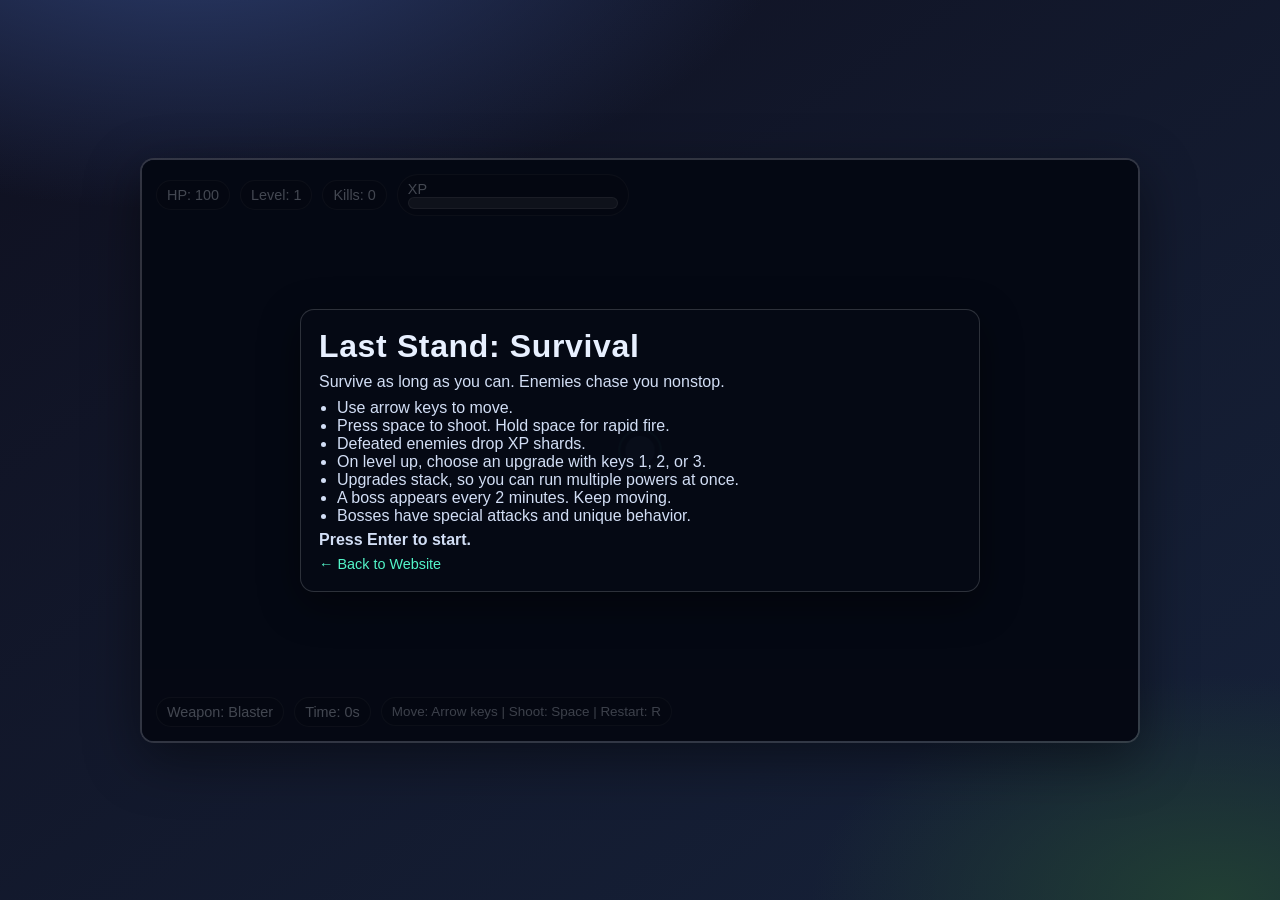
<file: survival-game.html>
<!DOCTYPE html>
<html lang="en">
<head>
  <meta charset="UTF-8" />
  <meta name="viewport" content="width=device-width, initial-scale=1.0" />
  <title>Last Stand: Survival</title>
  <style>
    :root {
      --bg-1: #0f1020;
      --bg-2: #16223a;
      --panel: rgba(9, 12, 24, 0.78);
      --text: #e8f0ff;
      --accent: #53f5c9;
      --warn: #ff8661;
      --gold: #ffd166;
      --xp: #59c3ff;
      --enemy: #ff6b6b;
      --enemy-2: #ff9f43;
      --hero: #9ad1ff;
    }

    * {
      box-sizing: border-box;
    }

    body {
      margin: 0;
      min-height: 100vh;
      font-family: "Trebuchet MS", "Segoe UI", sans-serif;
      color: var(--text);
      background:
        radial-gradient(1200px 600px at 15% -10%, #2c3e6f 0%, transparent 50%),
        radial-gradient(900px 500px at 95% 100%, #213f34 0%, transparent 45%),
        linear-gradient(145deg, var(--bg-1), var(--bg-2));
      display: flex;
      align-items: center;
      justify-content: center;
      padding: 18px;
      overflow: hidden;
    }

    .game-shell {
      width: min(100%, 1000px);
      border: 2px solid rgba(255, 255, 255, 0.15);
      border-radius: 14px;
      box-shadow: 0 16px 55px rgba(0, 0, 0, 0.45);
      background: rgba(0, 0, 0, 0.25);
      position: relative;
      overflow: hidden;
    }

    canvas {
      width: 100%;
      display: block;
      background:
        radial-gradient(circle at center, rgba(255, 255, 255, 0.03), transparent 60%),
        repeating-linear-gradient(
          0deg,
          rgba(255, 255, 255, 0.015),
          rgba(255, 255, 255, 0.015) 1px,
          transparent 1px,
          transparent 30px
        ),
        repeating-linear-gradient(
          90deg,
          rgba(255, 255, 255, 0.015),
          rgba(255, 255, 255, 0.015) 1px,
          transparent 1px,
          transparent 30px
        ),
        #0a1022;
    }

    .hud {
      position: absolute;
      inset: 0;
      pointer-events: none;
      display: flex;
      flex-direction: column;
      justify-content: space-between;
      padding: 14px;
    }

    .top-row,
    .bottom-row {
      display: flex;
      gap: 10px;
      flex-wrap: wrap;
      align-items: center;
    }

    .chip {
      background: var(--panel);
      border: 1px solid rgba(255, 255, 255, 0.12);
      border-radius: 999px;
      padding: 6px 10px;
      font-size: 0.9rem;
      backdrop-filter: blur(2px);
    }

    .xp-bar {
      width: 210px;
      height: 12px;
      border-radius: 999px;
      background: rgba(255, 255, 255, 0.16);
      overflow: hidden;
      border: 1px solid rgba(255, 255, 255, 0.2);
    }

    .xp-fill {
      width: 0;
      height: 100%;
      background: linear-gradient(90deg, #5bd6ff, #48a7ff);
      transition: width 0.2s linear;
    }

    .overlay {
      position: absolute;
      inset: 0;
      display: none;
      align-items: center;
      justify-content: center;
      background: rgba(4, 6, 15, 0.72);
      z-index: 10;
      pointer-events: auto;
      padding: 16px;
    }

    .overlay.show {
      display: flex;
      animation: fadeIn 0.25s ease;
    }

    .panel {
      width: min(95%, 680px);
      background: rgba(6, 10, 22, 0.92);
      border: 1px solid rgba(255, 255, 255, 0.16);
      border-radius: 14px;
      padding: 18px;
      box-shadow: 0 12px 40px rgba(0, 0, 0, 0.45);
    }

    h1, h2 {
      margin: 0 0 8px;
      letter-spacing: 0.02em;
    }

    p {
      margin: 6px 0;
      color: #d2def5;
    }

    ul {
      margin: 8px 0 0;
      padding-left: 18px;
      color: #d2def5;
    }

    .choices {
      margin-top: 12px;
      display: grid;
      grid-template-columns: repeat(3, minmax(0, 1fr));
      gap: 10px;
    }

    .choice {
      border: 1px solid rgba(255, 255, 255, 0.16);
      border-radius: 10px;
      background: rgba(255, 255, 255, 0.04);
      padding: 10px;
      min-height: 120px;
      color: var(--text);
      width: 100%;
      text-align: left;
      cursor: pointer;
      transition: transform 0.12s ease, border-color 0.12s ease, background 0.12s ease;
      font: inherit;
    }

    .choice:hover,
    .choice:focus-visible {
      transform: translateY(-2px);
      border-color: rgba(89, 195, 255, 0.95);
      background: rgba(89, 195, 255, 0.12);
      outline: none;
    }

    .choice strong {
      display: block;
      margin-bottom: 6px;
      color: #fff;
    }

    .choice .kbd {
      color: var(--gold);
      font-weight: 700;
    }

    .game-over {
      display: grid;
      gap: 8px;
      text-align: center;
    }

    .help {
      font-size: 0.84rem;
      opacity: 0.9;
    }

    .back-link {
      margin-top: 12px;
      color: var(--accent);
      text-decoration: none;
      font-size: 0.9rem;
    }

    .back-link:hover {
      text-decoration: underline;
    }

    @keyframes fadeIn {
      from { opacity: 0; transform: translateY(8px); }
      to { opacity: 1; transform: translateY(0); }
    }

    @media (max-width: 700px) {
      .choices {
        grid-template-columns: 1fr;
      }

      .chip {
        font-size: 0.82rem;
      }

      .xp-bar {
        width: 140px;
      }
    }
  </style>
</head>
<body>
  <div class="game-shell">
    <canvas id="game" width="960" height="560" aria-label="survival game canvas"></canvas>

    <div class="hud">
      <div class="top-row">
        <div class="chip" id="healthChip">HP: 100</div>
        <div class="chip" id="levelChip">Level: 1</div>
        <div class="chip" id="killsChip">Kills: 0</div>
        <div class="chip">XP
          <div class="xp-bar"><div class="xp-fill" id="xpFill"></div></div>
        </div>
      </div>

      <div class="bottom-row">
        <div class="chip" id="weaponChip">Weapon: Blaster</div>
        <div class="chip" id="timeChip">Time: 0s</div>
        <div class="chip help">Move: Arrow keys | Shoot: Space | Restart: R</div>
      </div>
    </div>

    <div class="overlay show" id="introOverlay">
      <div class="panel">
        <h1>Last Stand: Survival</h1>
        <p>Survive as long as you can. Enemies chase you nonstop.</p>
        <ul>
          <li>Use arrow keys to move.</li>
          <li>Press space to shoot. Hold space for rapid fire.</li>
          <li>Defeated enemies drop XP shards.</li>
          <li>On level up, choose an upgrade with keys 1, 2, or 3.</li>
          <li>Upgrades stack, so you can run multiple powers at once.</li>
          <li>A boss appears every 2 minutes. Keep moving.</li>
          <li>Bosses have special attacks and unique behavior.</li>
        </ul>
        <p><strong>Press Enter to start.</strong></p>
        <a href="index.html" class="back-link">← Back to Website</a>
      </div>
    </div>

    <div class="overlay" id="levelOverlay">
      <div class="panel">
        <h2>Level Up</h2>
        <p>Choose your upgrade: press 1, 2, or 3.</p>
        <div class="choices" id="choiceGrid"></div>
      </div>
    </div>

    <div class="overlay" id="gameOverOverlay">
      <div class="panel game-over">
        <h2>Game Over</h2>
        <p id="finalStats"></p>
        <p>Press R to restart.</p>
        <a href="index.html" class="back-link">← Back to Website</a>
      </div>
    </div>
  </div>

  <script>
    const canvas = document.getElementById("game");
    const ctx = canvas.getContext("2d");

    const healthChip = document.getElementById("healthChip");
    const levelChip = document.getElementById("levelChip");
    const killsChip = document.getElementById("killsChip");
    const weaponChip = document.getElementById("weaponChip");
    const timeChip = document.getElementById("timeChip");
    const xpFill = document.getElementById("xpFill");

    const introOverlay = document.getElementById("introOverlay");
    const levelOverlay = document.getElementById("levelOverlay");
    const gameOverOverlay = document.getElementById("gameOverOverlay");
    const finalStats = document.getElementById("finalStats");
    const choiceGrid = document.getElementById("choiceGrid");

    const keys = {
      ArrowUp: false,
      ArrowDown: false,
      ArrowLeft: false,
      ArrowRight: false,
      " ": false,
      Spacebar: false,
    };

    const rand = (min, max) => Math.random() * (max - min) + min;
    const clamp = (v, min, max) => Math.max(min, Math.min(max, v));

    let state;
    let lastTime = 0;

    function xpForLevel(level) {
      return 55 + (level - 1) * 28;
    }

    function refreshWeaponLabel() {
      let primary = "Blaster";
      if (state.player.pierce > 0) {
        primary = "Rail Blaster";
      } else if (state.player.multiBurst >= 2) {
        primary = "Burst Driver";
      } else if (state.player.bulletCount >= 3) {
        primary = "Spread Cannon";
      }

      const tags = [primary];
      if (state.player.orbitLevel > 0) tags.push("Orbit Blades");
      if (state.player.rocketLevel > 0) tags.push("Rocket Pod");
      if (state.player.lightningLevel > 0) tags.push("Chain Arc");
      if (state.player.forceFieldLevel > 0) tags.push("Force Field");
      state.weaponName = tags.join(" + ");
    }

    function resetGame() {
      state = {
        running: false,
        pausedForLevel: false,
        gameOver: false,
        timeAlive: 0,
        player: {
          x: canvas.width / 2,
          y: canvas.height / 2,
          radius: 14,
          speed: 235,
          hp: 100,
          maxHp: 100,
          shootCooldown: 0,
          fireRate: 0.24,
          bulletSpeed: 500,
          bulletDamage: 24,
          bulletCount: 1,
          spread: 0.15,
          multiBurst: 1,
          pierce: 0,
          orbitLevel: 0,
          orbitCount: 0,
          orbitDamage: 0,
          orbitRadius: 54,
          orbitSpeed: 2.4,
          rocketLevel: 0,
          rocketCooldown: 1.2,
          rocketTimer: 0,
          rocketDamage: 70,
          rocketBlastRadius: 64,
          lightningLevel: 0,
          lightningCooldown: 1.45,
          lightningTimer: 0,
          lightningDamage: 45,
          lightningChains: 1,
          lightningRange: 170,
          forceFieldLevel: 0,
          forceFieldRadius: 46,
          forceFieldDamage: 26,
          forceFieldTick: 0.28,
          regenLevel: 0,
          regenPerSecond: 0,
        },
        bullets: [],
        rockets: [],
        enemyProjectiles: [],
        lightningEffects: [],
        enemies: [],
        particles: [],
        xpShards: [],
        spawnTimer: 0,
        spawnRate: 0.95,
        enemySpeedBonus: 0,
        nextBossTime: 120,
        bossesSpawned: 0,
        kills: 0,
        xp: 0,
        level: 1,
        xpToNext: xpForLevel(1),
        weaponName: "Blaster",
        choices: [],
      };

      refreshWeaponLabel();
      updateHud();
      gameOverOverlay.classList.remove("show");
      levelOverlay.classList.remove("show");
      introOverlay.classList.add("show");
    }

    function updateHud() {
      healthChip.textContent = `HP: ${Math.max(0, Math.floor(state.player.hp))}`;
      levelChip.textContent = `Level: ${state.level}`;
      killsChip.textContent = `Kills: ${state.kills}`;
      weaponChip.textContent = `Weapon: ${state.weaponName}`;
      timeChip.textContent = `Time: ${Math.floor(state.timeAlive)}s`;
      xpFill.style.width = `${clamp((state.xp / state.xpToNext) * 100, 0, 100)}%`;
    }

    function startGame() {
      introOverlay.classList.remove("show");
      state.running = true;
    }

    function chooseTargetDirection() {
      const nearest = state.enemies.reduce(
        (best, e) => {
          const dx = e.x - state.player.x;
          const dy = e.y - state.player.y;
          const d2 = dx * dx + dy * dy;
          return d2 < best.d2 ? { enemy: e, d2 } : best;
        },
        { enemy: null, d2: Infinity }
      ).enemy;

      if (!nearest) {
        return { x: 1, y: 0 };
      }

      const dx = nearest.x - state.player.x;
      const dy = nearest.y - state.player.y;
      const len = Math.hypot(dx, dy) || 1;
      return { x: dx / len, y: dy / len };
    }

    function shoot() {
      const p = state.player;
      const baseDir = chooseTargetDirection();
      const total = p.bulletCount;

      for (let burst = 0; burst < p.multiBurst; burst++) {
        for (let i = 0; i < total; i++) {
          const t = total === 1 ? 0 : i / (total - 1) - 0.5;
          const angle = Math.atan2(baseDir.y, baseDir.x) + t * p.spread;
          state.bullets.push({
            x: p.x,
            y: p.y,
            vx: Math.cos(angle) * p.bulletSpeed,
            vy: Math.sin(angle) * p.bulletSpeed,
            damage: p.bulletDamage,
            radius: 4,
            life: 1.4,
            pierce: p.pierce,
            color: p.bulletCount > 1 ? "#ffe58a" : "#a3d5ff",
          });
        }
      }
    }

    function spawnEnemy() {
      const edge = Math.floor(rand(0, 4));
      let x = 0, y = 0;

      if (edge === 0) {
        x = rand(0, canvas.width);
        y = -20;
      } else if (edge === 1) {
        x = canvas.width + 20;
        y = rand(0, canvas.height);
      } else if (edge === 2) {
        x = rand(0, canvas.width);
        y = canvas.height + 20;
      } else {
        x = -20;
        y = rand(0, canvas.height);
      }

      const eliteRoll = Math.random();
      const elite = eliteRoll < Math.min(0.26, 0.08 + state.timeAlive * 0.0025);

      const hpBase = elite ? 72 : 42;
      const speedBase = elite ? 84 : 106;
      const size = elite ? 16 : 12;

      state.enemies.push({
        x, y, radius: size,
        speed: speedBase + state.enemySpeedBonus + state.timeAlive * 1.4,
        hp: hpBase + state.level * (elite ? 9 : 5),
        maxHp: hpBase + state.level * (elite ? 9 : 5),
        touchDamage: elite ? 20 : 12,
        xpValue: elite ? 28 : 12,
        color: elite ? "#ff9f43" : "#ff6b6b",
        forceFieldHitTimer: 0,
        orbitHitTimer: 0,
        isBoss: false,
      });
    }

    function spawnBoss() {
      const bossTypes = ["artillery", "swift", "tank"];
      const type = bossTypes[Math.floor(Math.random() * bossTypes.length)];

      const edge = Math.floor(rand(0, 4));
      let x = 0, y = 0;

      if (edge === 0) {
        x = rand(80, canvas.width - 80);
        y = -40;
      } else if (edge === 1) {
        x = canvas.width + 40;
        y = rand(80, canvas.height - 80);
      } else if (edge === 2) {
        x = rand(80, canvas.width - 80);
        y = canvas.height + 40;
      } else {
        x = -40;
        y = rand(80, canvas.height - 80);
      }

      const bossHp = 280 + state.level * 45;
      state.enemies.push({
        x, y, radius: 28,
        speed: 55 + state.timeAlive * 0.6,
        hp: bossHp,
        maxHp: bossHp,
        touchDamage: 35,
        xpValue: 180,
        color: "#d946ef",
        isBoss: true,
        bossType: type,
        bossAttackCooldown: type === "artillery" ? 1.8 : type === "swift" ? 0.4 : 2.2,
        bossAttackTimer: 0,
        forceFieldHitTimer: 0,
        orbitHitTimer: 0,
      });
    }

    function update(dt) {
      if (!state.running) return;

      state.timeAlive += dt;
      state.player.shootCooldown -= dt;

      // Movement
      const moveDir = { x: 0, y: 0 };
      if (keys.ArrowUp || keys.w) moveDir.y -= 1;
      if (keys.ArrowDown || keys.s) moveDir.y += 1;
      if (keys.ArrowLeft || keys.a) moveDir.x -= 1;
      if (keys.ArrowRight || keys.d) moveDir.x += 1;

      const moveLen = Math.hypot(moveDir.x, moveDir.y);
      if (moveLen > 0) {
        const moveSpeed = state.player.speed * dt;
        state.player.x += (moveDir.x / moveLen) * moveSpeed;
        state.player.y += (moveDir.y / moveLen) * moveSpeed;
      }

      state.player.x = clamp(state.player.x, state.player.radius, canvas.width - state.player.radius);
      state.player.y = clamp(state.player.y, state.player.radius, canvas.height - state.player.radius);

      // Shooting
      if (keys[" "] && state.player.shootCooldown <= 0) {
        shoot();
        state.player.shootCooldown = state.player.fireRate;
      }

      // Regen
      if (state.player.regenLevel > 0) {
        state.player.hp = Math.min(state.player.maxHp, state.player.hp + state.player.regenPerSecond * dt);
      }

      // Update bullets
      for (let i = state.bullets.length - 1; i >= 0; i--) {
        const b = state.bullets[i];
        b.x += b.vx * dt;
        b.y += b.vy * dt;
        b.life -= dt;
        if (b.life <= 0 || b.x < 0 || b.x > canvas.width || b.y < 0 || b.y > canvas.height) {
          state.bullets.splice(i, 1);
        }
      }

      // Update enemies and check collisions
      for (let i = state.enemies.length - 1; i >= 0; i--) {
        const e = state.enemies[i];
        if (!e) continue;

        const dx = state.player.x - e.x;
        const dy = state.player.y - e.y;
        const dist = Math.hypot(dx, dy);

        if (dist < state.player.radius + e.radius) {
          state.player.hp -= e.touchDamage * dt;
        }

        // Move towards player
        if (dist > 0) {
          const moveSpeed = e.speed * dt;
          e.x += (dx / dist) * moveSpeed;
          e.y += (dy / dist) * moveSpeed;
        }

        // Check bullet collisions
        for (let j = state.bullets.length - 1; j >= 0; j--) {
          const b = state.bullets[j];
          const bdx = b.x - e.x;
          const bdy = b.y - e.y;
          const bdist = Math.hypot(bdx, bdy);

          if (bdist < b.radius + e.radius) {
            e.hp -= b.damage;
            if (b.pierce <= 0) {
              state.bullets.splice(j, 1);
            } else {
              b.pierce--;
            }

            if (e.hp <= 0) {
              state.kills++;
              state.xp += e.xpValue;
              state.enemies.splice(i, 1);
              break;
            }
          }
        }
      }

      // Spawn enemies
      state.spawnTimer -= dt;
      if (state.spawnTimer <= 0) {
        spawnEnemy();
        state.spawnRate = Math.max(0.2, 0.95 - state.timeAlive * 0.035);
        state.spawnTimer = state.spawnRate;
      }

      // Boss spawning
      state.nextBossTime -= dt;
      if (state.nextBossTime <= 0) {
        spawnBoss();
        state.nextBossTime = 120;
        state.bossesSpawned++;
      }

      // Level up check
      if (state.xp >= state.xpToNext) {
        state.xp = 0;
        state.level++;
        state.xpToNext = xpForLevel(state.level);
        state.running = false;
        state.pausedForLevel = true;
        showLevelUp();
      }

      // Game over check
      if (state.player.hp <= 0) {
        state.running = false;
        state.gameOver = true;
        showGameOver();
      }

      updateHud();
    }

    function draw() {
      ctx.fillStyle = "#0a1022";
      ctx.fillRect(0, 0, canvas.width, canvas.height);

      // Draw enemies
      state.enemies.forEach(e => {
        ctx.fillStyle = e.color;
        ctx.beginPath();
        ctx.arc(e.x, e.y, e.radius, 0, Math.PI * 2);
        ctx.fill();

        const hpPercent = e.hp / e.maxHp;
        ctx.fillStyle = hpPercent > 0.5 ? "#4ade80" : hpPercent > 0.25 ? "#fbbf24" : "#f87171";
        ctx.fillRect(e.x - e.radius, e.y - e.radius - 8, e.radius * 2 * hpPercent, 4);
      });

      // Draw bullets
      state.bullets.forEach(b => {
        ctx.fillStyle = b.color;
        ctx.beginPath();
        ctx.arc(b.x, b.y, b.radius, 0, Math.PI * 2);
        ctx.fill();
      });

      // Draw player
      ctx.fillStyle = "#9ad1ff";
      ctx.beginPath();
      ctx.arc(state.player.x, state.player.y, state.player.radius, 0, Math.PI * 2);
      ctx.fill();

      ctx.strokeStyle = "#53f5c9";
      ctx.lineWidth = 2;
      ctx.beginPath();
      ctx.arc(state.player.x, state.player.y, state.player.radius + 6, 0, Math.PI * 2);
      ctx.stroke();
    }

    function showLevelUp() {
      const upgrades = [
        { name: "Spread Shot", desc: "Add bullet" },
        { name: "Piercing", desc: "Bullets pierce" },
        { name: "Faster Fire", desc: "+20% fire rate" },
        { name: "Speed Boost", desc: "+15% speed" },
        { name: "Max HP Up", desc: "+25 HP" },
        { name: "Orbit Blades", desc: "Spin defense" },
        { name: "Rocket Pod", desc: "Explosive power" },
        { name: "Chain Arc", desc: "Lightning" },
        { name: "Force Field", desc: "Protective ring" },
        { name: "Regeneration", desc: "Passive heal" },
      ];

      state.choices = [];
      for (let i = 0; i < 3; i++) {
        const idx = Math.floor(Math.random() * upgrades.length);
        state.choices.push(upgrades[idx]);
      }

      choiceGrid.innerHTML = state.choices.map((c, i) => `
        <button class="choice" onclick="selectUpgrade(${i})" onkeydown="if(event.key === '${i+1}') selectUpgrade(${i})">
          <strong>${c.name}</strong>
          <span class="kbd">${i+1}</span>
          ${c.desc}
        </button>
      `).join("");

      levelOverlay.classList.add("show");
    }

    window.selectUpgrade = function(idx) {
      const upgrade = state.choices[idx];
      const p = state.player;

      switch (upgrade.name) {
        case "Spread Shot": p.bulletCount++; break;
        case "Piercing": p.pierce++; break;
        case "Faster Fire": p.fireRate *= 0.8; break;
        case "Speed Boost": p.speed *= 1.15; break;
        case "Max HP Up": p.maxHp += 25; p.hp += 25; break;
        case "Orbit Blades": p.orbitLevel++; p.orbitDamage = 15 + p.orbitLevel * 8; break;
        case "Rocket Pod": p.rocketLevel++; break;
        case "Chain Arc": p.lightningLevel++; break;
        case "Force Field": p.forceFieldLevel++; break;
        case "Regeneration": p.regenLevel++; p.regenPerSecond = 5 + p.regenLevel * 3; break;
      }

      refreshWeaponLabel();
      levelOverlay.classList.remove("show");
      state.running = true;
      state.pausedForLevel = false;
    };

    function showGameOver() {
      finalStats.textContent = `Survived ${Math.floor(state.timeAlive)}s • Killed ${state.kills} enemies • Level ${state.level}`;
      gameOverOverlay.classList.add("show");
    }

    function gameLoop(now) {
      const dt = Math.min((now - lastTime) / 1000, 0.016);
      lastTime = now;

      if (state.running) {
        update(dt);
      }
      draw();
      requestAnimationFrame(gameLoop);
    }

    document.addEventListener("keydown", (e) => {
      if (e.key in keys) keys[e.key] = true;
      if (e.key === "Enter" && !state.running && !state.pausedForLevel && !state.gameOver) startGame();
      if (e.key === "r" || e.key === "R") { resetGame(); }
      if (e.key === "1") selectUpgrade(0);
      if (e.key === "2") selectUpgrade(1);
      if (e.key === "3") selectUpgrade(2);
    });

    document.addEventListener("keyup", (e) => {
      if (e.key in keys) keys[e.key] = false;
    });

    resetGame();
    requestAnimationFrame(gameLoop);
  </script>
</body>
</html>
</file>
<file: style.css>
/* ===================================
   PERSONAL WEBSITE STYLESHEET
   Andrew's Website - Clean & Colorful
   =================================== */

/* ROOT VARIABLES - Easy to customize colors */
:root {
    /* Color Palette */
    --primary-color: #ff6b35;      /* Red/Orange */
    --secondary-color: #ec4899;    /* Pink */
    --accent-color: #14b8a6;       /* Teal */
    --dark-bg: #1f2937;            /* Dark gray */
    --light-bg: #f3f4f6;           /* Light gray */
    --text-dark: #111827;          /* Very dark gray */
    --text-light: #6b7280;         /* Medium gray */
    --white: #ffffff;
    
    /* Spacing */
    --spacing-xs: 0.5rem;
    --spacing-sm: 1rem;
    --spacing-md: 2rem;
    --spacing-lg: 3rem;
    --spacing-xl: 4rem;
}

/* GLOBAL STYLES - Apply to entire page */
* {
    margin: 0;
    padding: 0;
    box-sizing: border-box;
}

html {
    scroll-behavior: smooth; /* Smooth scrolling when clicking nav links */
}

body {
    font-family: 'Segoe UI', Tahoma, Geneva, Verdana, sans-serif;
    line-height: 1.6;
    color: var(--text-dark);
    background-color: var(--white);
}

/* Container - Centers content and adds max width */
.container {
    max-width: 1000px;
    margin: 0 auto;
    padding: 0 var(--spacing-md);
}

/* ===================================
   NAVIGATION BAR
   =================================== */
.navbar {
    background: var(--white);
    box-shadow: 0 2px 10px rgba(0, 0, 0, 0.1);
    position: sticky;
    top: 0;
    z-index: 100;
}

.nav-container {
    max-width: 1200px;
    margin: 0 auto;
    padding: var(--spacing-md);
    display: flex;
    justify-content: space-between;
    align-items: center;
}

.logo {
    font-size: 1.8rem;
    font-weight: bold;
    background: linear-gradient(135deg, var(--primary-color), var(--secondary-color));
    -webkit-background-clip: text;
    -webkit-text-fill-color: transparent;
    background-clip: text;
}

.nav-menu {
    display: flex;
    list-style: none;
    gap: var(--spacing-md);
}

.nav-menu a {
    text-decoration: none;
    color: var(--text-dark);
    font-weight: 500;
    transition: color 0.3s ease;
}

.nav-menu a:hover {
    color: var(--primary-color);
}

/* Mobile Navigation - Stack on small screens */
@media (max-width: 768px) {
    .nav-menu {
        flex-direction: column;
        gap: var(--spacing-sm);
        font-size: 0.9rem;
    }
    
    .nav-container {
        flex-direction: column;
        gap: var(--spacing-sm);
    }
}

/* ===================================
   HERO SECTION - Welcome banner
   =================================== */
.hero {
    background: linear-gradient(135deg, var(--primary-color), var(--secondary-color));
    color: var(--white);
    padding: var(--spacing-xl) var(--spacing-md);
    text-align: center;
    min-height: 500px;
    display: flex;
    align-items: center;
    justify-content: center;
}

.hero-content {
    max-width: 700px;
}

.hero-title {
    font-size: 3.5rem;
    margin-bottom: var(--spacing-md);
    animation: fadeInDown 0.8s ease;
}

.hero-subtitle {
    font-size: 1.5rem;
    margin-bottom: var(--spacing-sm);
    opacity: 0.95;
}

.hero-description {
    font-size: 1.1rem;
    margin-bottom: var(--spacing-lg);
    opacity: 0.9;
}

/* Button Styling */
.btn-primary {
    display: inline-block;
    background-color: var(--white);
    color: var(--primary-color);
    padding: var(--spacing-sm) var(--spacing-md);
    border-radius: 50px;
    text-decoration: none;
    font-weight: bold;
    transition: transform 0.3s ease, box-shadow 0.3s ease;
    box-shadow: 0 4px 15px rgba(0, 0, 0, 0.2);
}

.btn-primary:hover {
    transform: translateY(-3px);
    box-shadow: 0 6px 20px rgba(0, 0, 0, 0.3);
}

/* Mobile hero adjustments */
@media (max-width: 768px) {
    .hero {
        min-height: 350px;
        padding: var(--spacing-lg) var(--spacing-md);
    }
    
    .hero-title {
        font-size: 2.5rem;
    }
    
    .hero-subtitle {
        font-size: 1.2rem;
    }
}

/* ===================================
   SECTION STYLES - Common section styling
   =================================== */
section {
    padding: var(--spacing-xl) var(--spacing-md);
}

.section-title {
    font-size: 2.5rem;
    margin-bottom: var(--spacing-lg);
    text-align: center;
    color: var(--text-dark);
}

/* Alternating section backgrounds */
.about, .projects {
    background-color: var(--light-bg);
}

.interests, .learning {
    background-color: var(--white);
}

.contact {
    background: linear-gradient(135deg, #0a7ea4, var(--accent-color));
    color: var(--white);
}

/* ===================================
   ABOUT ME SECTION
   =================================== */
.about-content {
    max-width: 800px;
    margin: 0 auto;
    font-size: 1.1rem;
    line-height: 1.8;
    color: var(--text-dark);
}

.about-content p {
    margin-bottom: var(--spacing-md);
}

/* ===================================
   INTERESTS SECTION - Card Grid
   =================================== */
.interests-grid {
    display: grid;
    grid-template-columns: repeat(auto-fit, minmax(280px, 1fr));
    gap: var(--spacing-lg);
}

.interest-card {
    background: var(--white);
    padding: var(--spacing-lg);
    border-radius: 15px;
    text-align: center;
    box-shadow: 0 4px 15px rgba(0, 0, 0, 0.1);
    transition: transform 0.3s ease, box-shadow 0.3s ease;
    border-top: 4px solid var(--primary-color);
}

.interest-card:nth-child(2) {
    border-top-color: var(--secondary-color);
}

.interest-card:nth-child(3) {
    border-top-color: var(--accent-color);
}

.interest-card:hover {
    transform: translateY(-10px);
    box-shadow: 0 8px 25px rgba(0, 0, 0, 0.15);
}

.card-icon {
    font-size: 3rem;
    margin-bottom: var(--spacing-md);
}

.interest-card h3 {
    font-size: 1.5rem;
    margin-bottom: var(--spacing-sm);
    color: var(--text-dark);
}

.interest-card p {
    color: var(--text-light);
    line-height: 1.6;
}

/* ===================================
   PROJECTS SECTION - Achievement cards
   =================================== */
.projects-grid {
    display: grid;
    grid-template-columns: repeat(auto-fit, minmax(280px, 1fr));
    gap: var(--spacing-lg);
}

.project-card {
    background: var(--white);
    padding: var(--spacing-lg);
    border-radius: 15px;
    text-align: center;
    box-shadow: 0 4px 15px rgba(0, 0, 0, 0.1);
    transition: transform 0.3s ease, background-color 0.3s ease;
    display: flex;
    flex-direction: column;
}

.project-card:hover {
    transform: scale(1.05);
    background-color: var(--light-bg);
}

.project-icon {
    font-size: 3rem;
    margin-bottom: var(--spacing-md);
}

.project-card h3 {
    font-size: 1.5rem;
    margin-bottom: var(--spacing-sm);
    color: var(--text-dark);
}

.project-card p {
    color: var(--text-light);
    line-height: 1.6;
    margin-bottom: auto;
    padding-bottom: var(--spacing-md);
}

/* Game Card Special Styling */
.game-card {
    border: 2px solid var(--primary-color);
    background: linear-gradient(135deg, #fff9e6 0%, var(--white) 100%);
}

.game-card:hover {
    box-shadow: 0 8px 30px rgba(255, 107, 53, 0.2);
}

/* Play Game Button */
.btn-game {
    display: inline-block;
    background: linear-gradient(135deg, var(--primary-color), var(--secondary-color));
    color: var(--white);
    padding: var(--spacing-sm) var(--spacing-md);
    border-radius: 8px;
    text-decoration: none;
    font-weight: bold;
    transition: transform 0.3s ease, box-shadow 0.3s ease;
    box-shadow: 0 4px 15px rgba(255, 107, 53, 0.3);
    margin-top: auto;
}

.btn-game:hover {
    transform: translateY(-2px);
    box-shadow: 0 6px 20px rgba(255, 107, 53, 0.4);
}

/* ===================================
   GAME PAGE NAVIGATION
   =================================== */
.game-nav {
    position: fixed;
    top: 16px;
    left: 16px;
    right: 16px;
    z-index: 50;
    display: flex;
    justify-content: space-between;
    align-items: center;
    gap: var(--spacing-sm);
    flex-wrap: wrap;
}

.game-nav-links {
    display: flex;
    gap: var(--spacing-sm);
    list-style: none;
}

.game-nav-links li {
    display: inline;
}

.game-nav a {
    display: inline-block;
    padding: 10px 16px;
    background: rgba(255, 107, 53, 0.2);
    border: 1px solid var(--primary-color);
    color: var(--primary-color);
    border-radius: 6px;
    cursor: pointer;
    font-weight: 700;
    text-transform: uppercase;
    font-size: 0.85rem;
    text-decoration: none;
    transition: all 0.3s;
}

.game-nav a:hover {
    background: rgba(255, 107, 53, 0.3);
    transform: translateY(-2px);
}

/* ===================================
   LEARNING SECTION - Grid layout
   =================================== */
.learning-content {
    display: grid;
    grid-template-columns: repeat(auto-fit, minmax(250px, 1fr));
    gap: var(--spacing-lg);
}

.learning-item {
    background: var(--light-bg);
    padding: var(--spacing-md);
    border-radius: 12px;
    border-left: 5px solid var(--primary-color);
}

.learning-item:nth-child(2) {
    border-left-color: var(--secondary-color);
}

.learning-item:nth-child(3) {
    border-left-color: var(--accent-color);
}

.learning-item:nth-child(4) {
    border-left-color: var(--primary-color);
}

.learning-item h3 {
    font-size: 1.3rem;
    margin-bottom: var(--spacing-sm);
    color: var(--text-dark);
}

.learning-item p {
    color: var(--text-light);
    line-height: 1.6;
}

/* ===================================
   CONTACT SECTION
   =================================== */
.contact-content {
    text-align: center;
    max-width: 600px;
    margin: 0 auto;
}

.contact-content p {
    font-size: 1.1rem;
    margin-bottom: var(--spacing-md);
}

.contact-links {
    display: flex;
    gap: var(--spacing-md);
    justify-content: center;
    margin: var(--spacing-lg) 0;
    flex-wrap: wrap;
}

.btn-contact {
    display: inline-block;
    background-color: var(--white);
    color: #0a7ea4;
    padding: var(--spacing-sm) var(--spacing-md);
    border-radius: 50px;
    text-decoration: none;
    font-weight: bold;
    transition: transform 0.3s ease, background-color 0.3s ease;
}

.btn-contact:hover {
    transform: translateY(-3px);
    background-color: var(--light-bg);
}

.contact-note {
    font-size: 0.95rem;
    font-style: italic;
    opacity: 0.9;
    margin-top: var(--spacing-md);
}

/* ===================================
   FOOTER
   =================================== */
.footer {
    background-color: var(--text-dark);
    color: var(--white);
    text-align: center;
    padding: var(--spacing-lg);
}

/* ===================================
   ANIMATIONS
   =================================== */
@keyframes fadeInDown {
    from {
        opacity: 0;
        transform: translateY(-30px);
    }
    to {
        opacity: 1;
        transform: translateY(0);
    }
}

/* ===================================
   MOBILE RESPONSIVE DESIGN
   =================================== */
@media (max-width: 768px) {
    .section-title {
        font-size: 2rem;
    }
    
    section {
        padding: var(--spacing-lg) var(--spacing-sm);
    }
    
    .interests-grid,
    .projects-grid,
    .learning-content {
        gap: var(--spacing-md);
    }
    
    .contact-links {
        flex-direction: column;
        align-items: center;
    }
    
    .btn-contact {
        width: 100%;
        text-align: center;
    }

    .game-nav {
        flex-direction: column;
        align-items: flex-start;
    }

    .game-nav-links {
        flex-wrap: wrap;
        width: 100%;
    }
}

@media (max-width: 480px) {
    .section-title {
        font-size: 1.5rem;
    }
    
    .nav-menu {
        font-size: 0.8rem;
        gap: var(--spacing-xs);
    }
    
    .hero-title {
        font-size: 2rem;
    }
    
    .hero-subtitle {
        font-size: 1rem;
    }

    .game-nav a {
        padding: 8px 12px;
        font-size: 0.75rem;
    }
}
</file>
